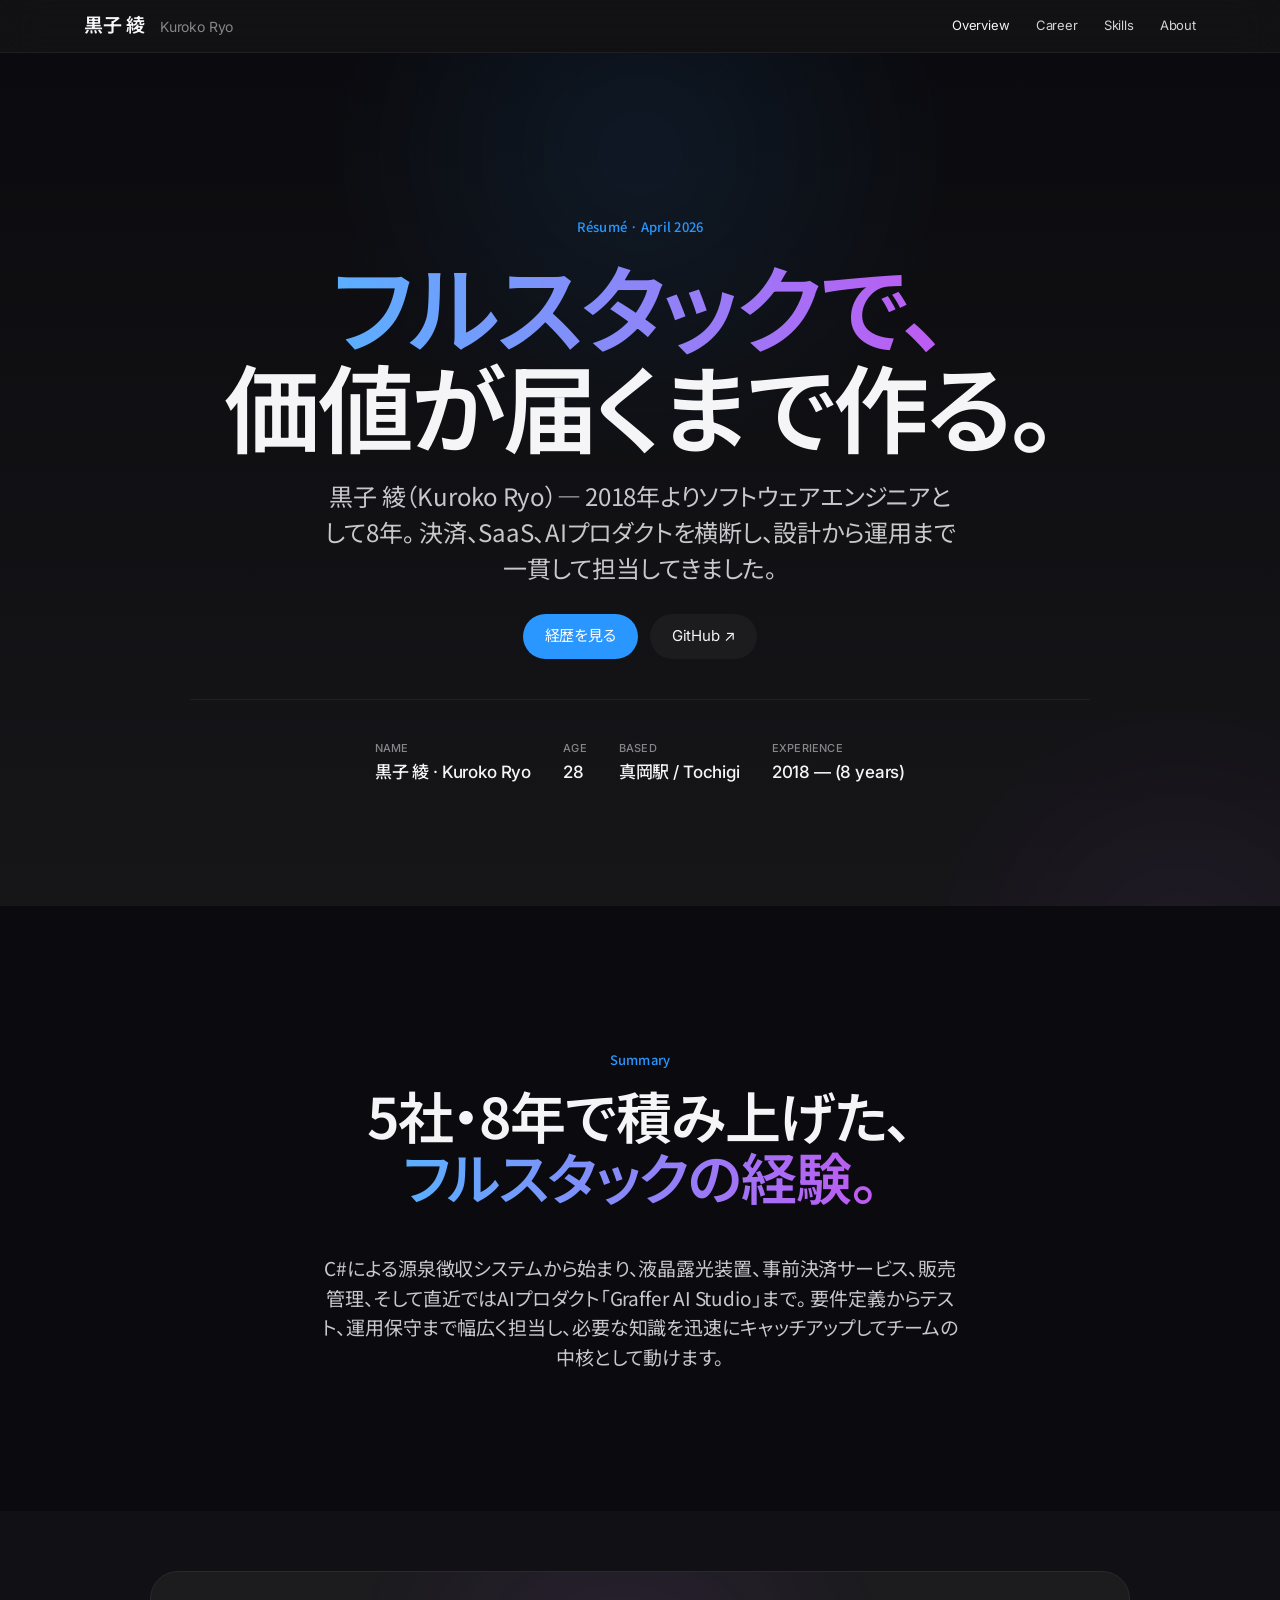
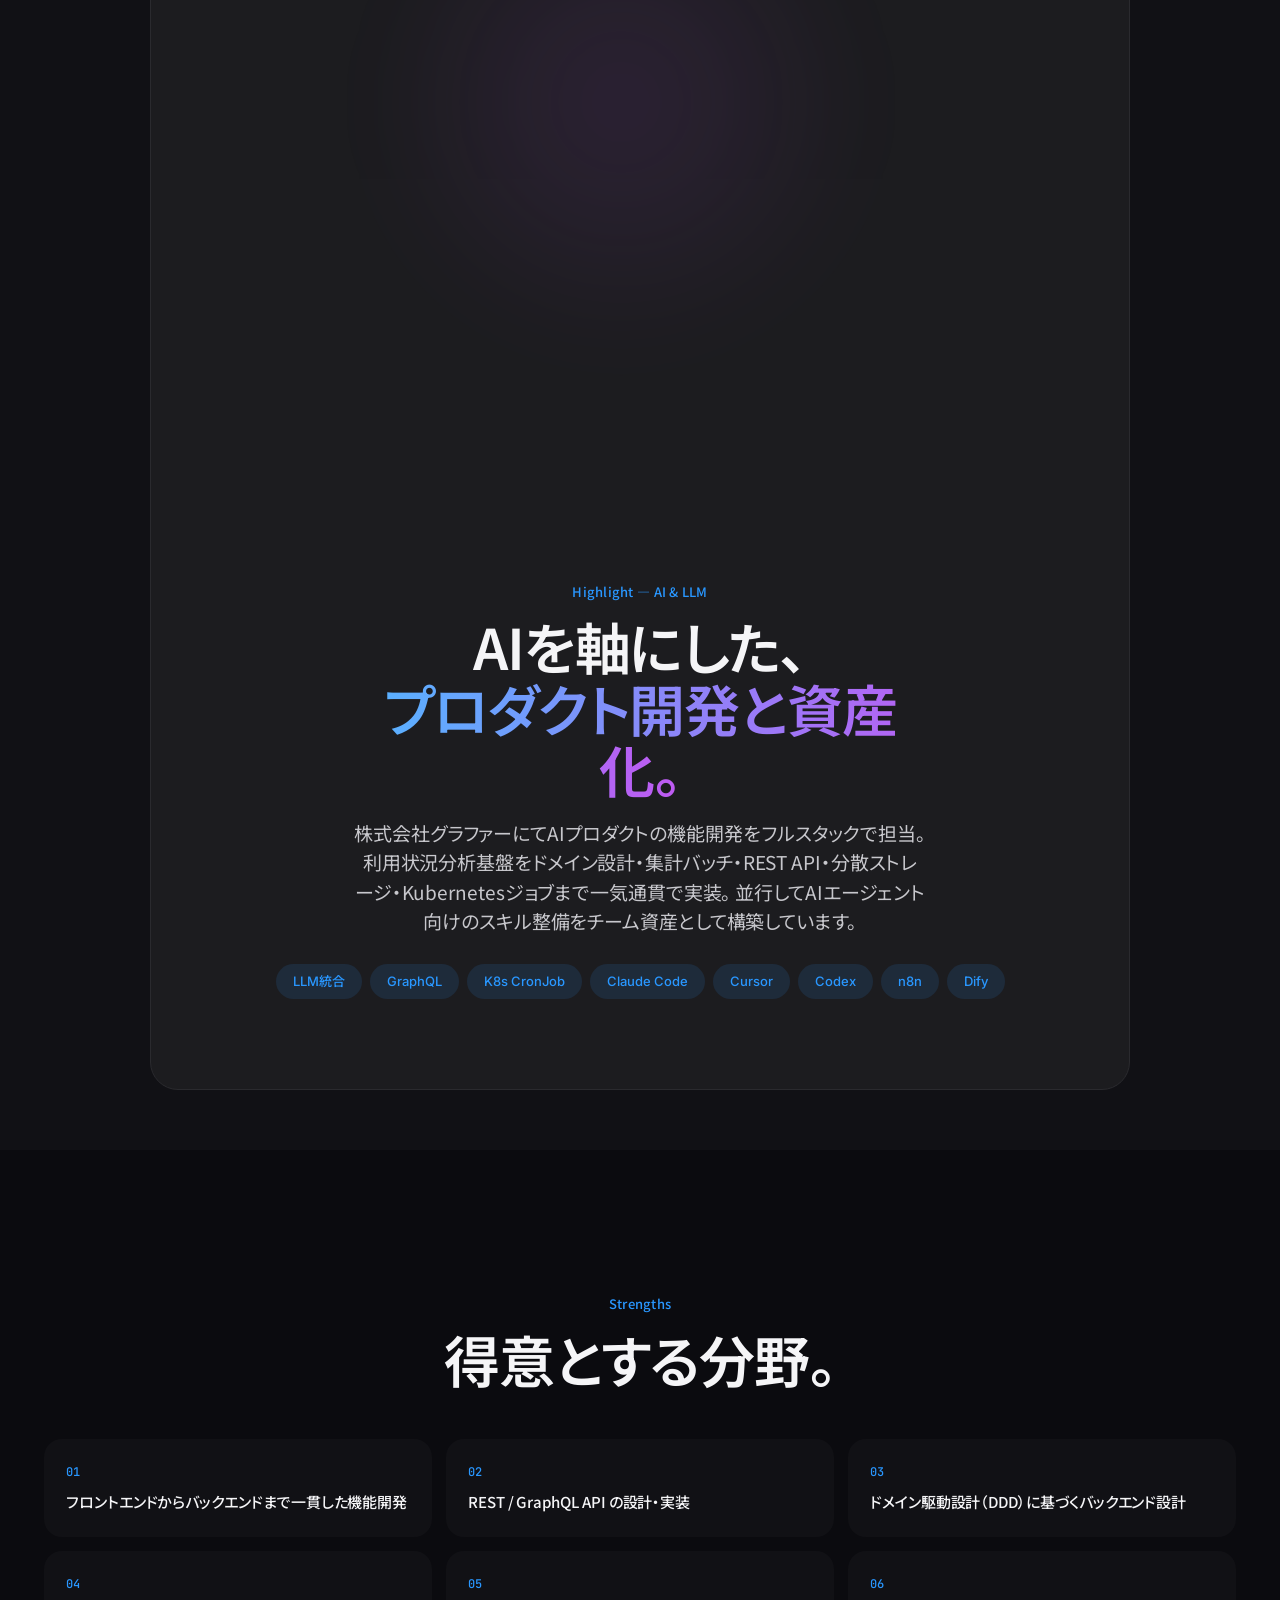
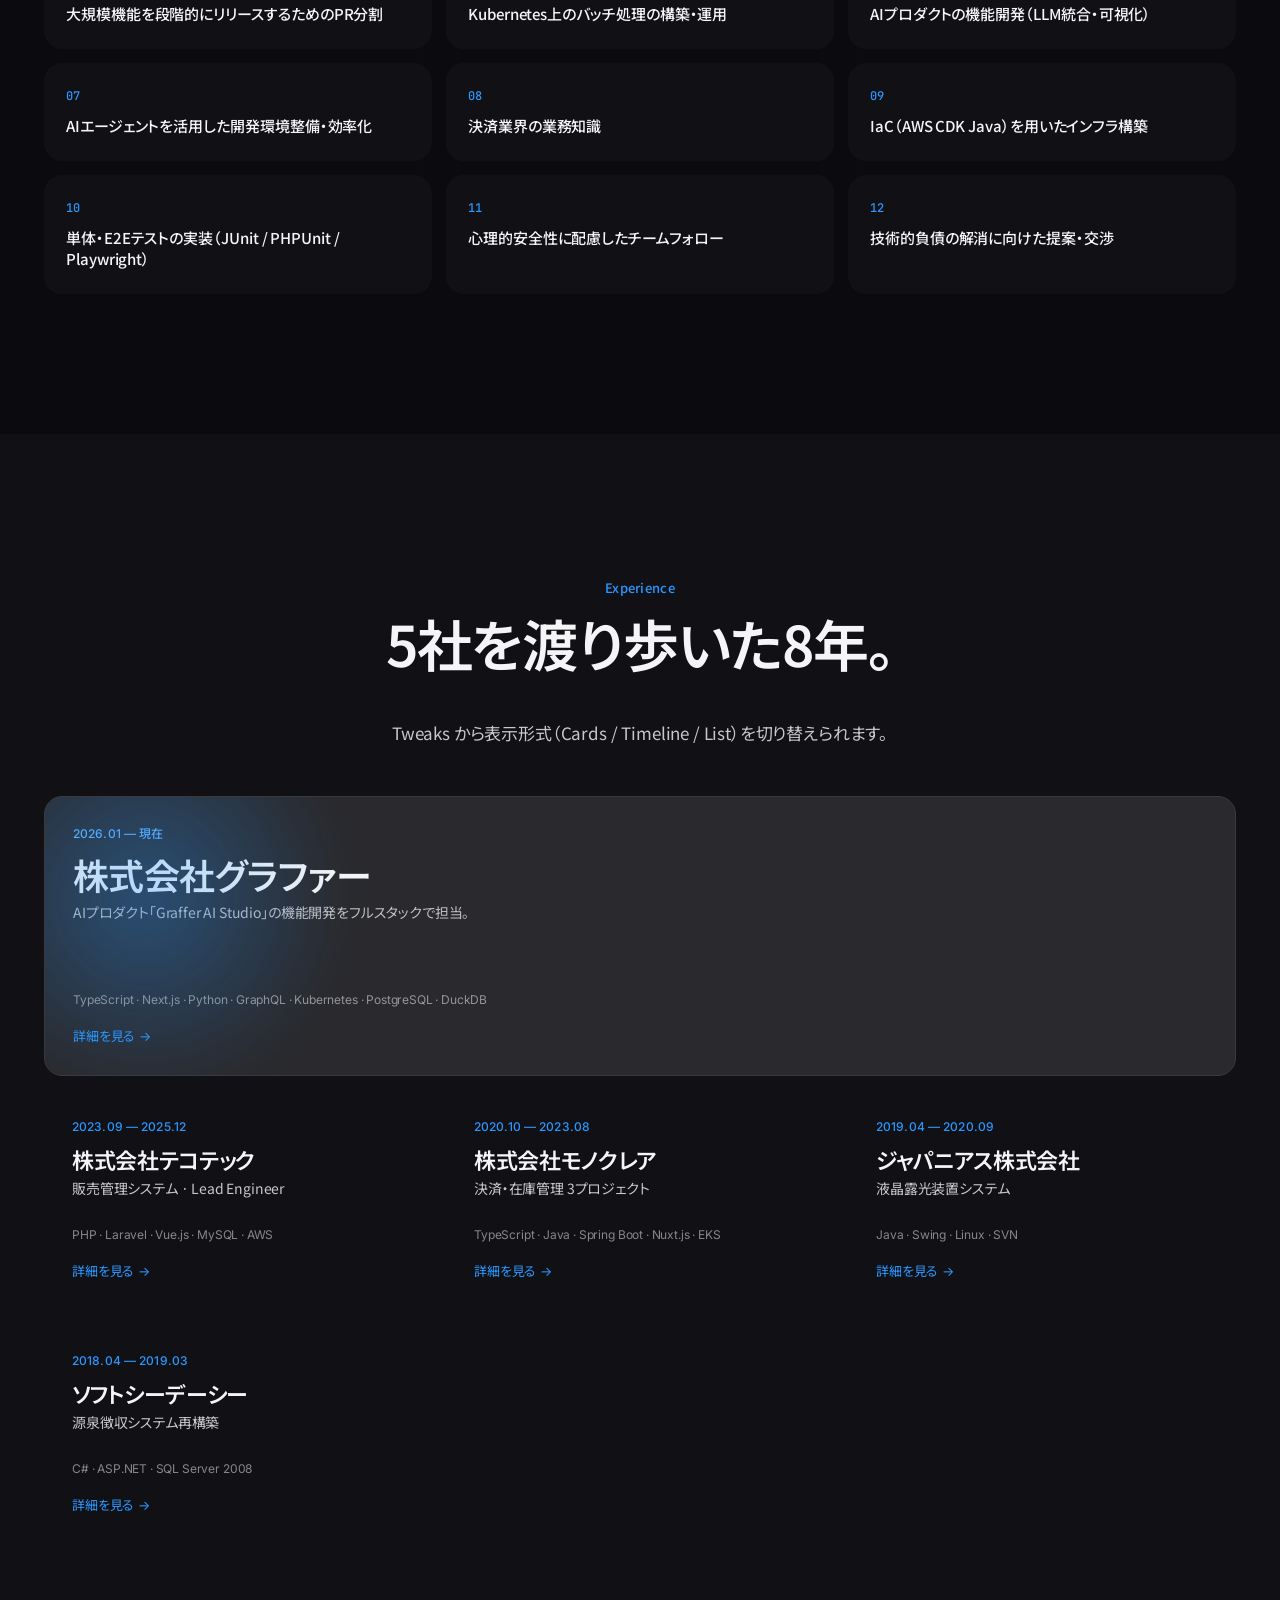
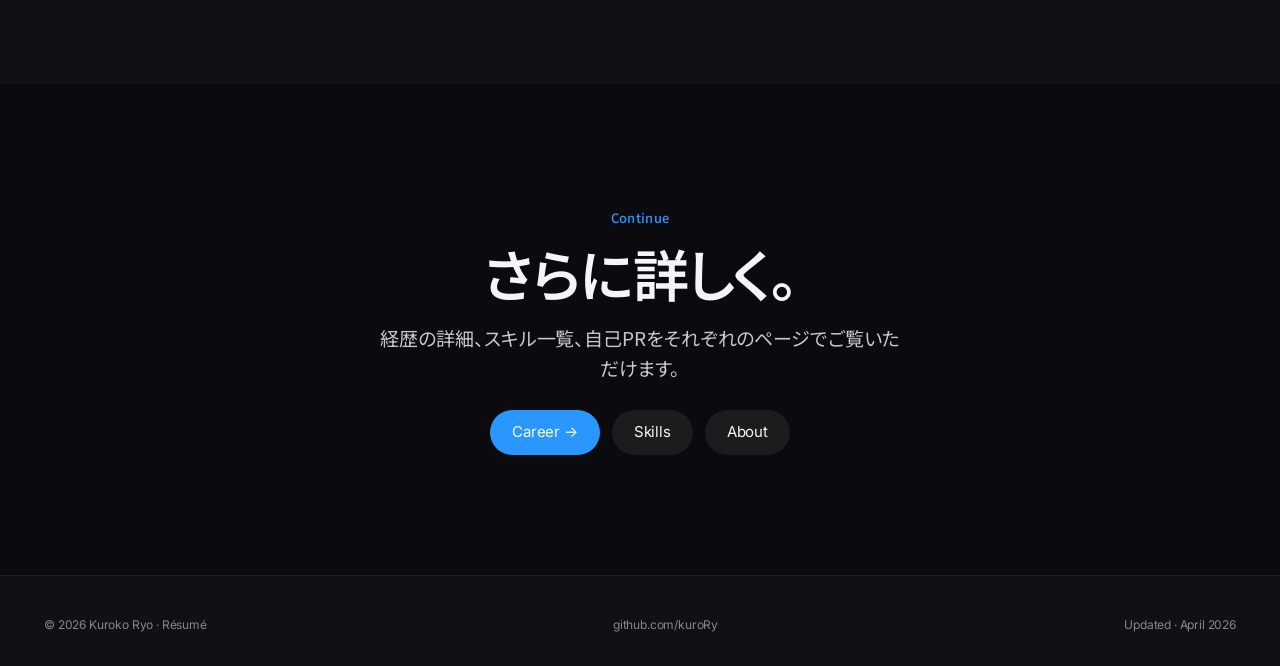
<file: index.html>
<!doctype html>
<html lang="ja" data-palette="graphite" data-display="cards">
<head>
<meta charset="utf-8">
<meta name="viewport" content="width=device-width,initial-scale=1">
<title>黒子 綾 — Résumé</title>
<link rel="stylesheet" href="shared.css?v=3">
<style>
  /* Hero */
  .hero {
    padding: clamp(90px, 14vw, 160px) var(--gutter) clamp(80px, 10vw, 120px);
    text-align: center;
    position: relative;
    overflow: hidden;
    background: linear-gradient(180deg, var(--bg) 0%, var(--bg-3) 100%);
  }
  .hero .halo-1 { top: -200px; left: 50%; transform: translateX(-50%); opacity: 0.45; }
  .hero .halo-2 { bottom: -300px; right: -150px; width: 500px; height: 500px; opacity: 0.3;
    background: radial-gradient(closest-side, color-mix(in srgb, #bf5af2 22%, transparent), transparent); }
  .hero-content { position: relative; z-index: 1; max-width: 900px; margin: 0 auto; }
  .hero .eyebrow { margin-bottom: 18px; display: inline-block; }
  .hero h1 { margin: 0 0 22px; }
  .hero .intro {
    font-size: clamp(19px, 2vw, 24px);
    color: var(--ink-soft);
    max-width: 640px;
    margin: 0 auto;
    line-height: 1.5;
    letter-spacing: -0.01em;
    text-wrap: pretty;
  }
  .hero-meta {
    display: flex; justify-content: center; gap: 32px;
    flex-wrap: wrap;
    margin-top: 40px;
    padding-top: 40px;
    border-top: 1px solid var(--rule-soft);
    font-family: var(--f-ui);
  }
  .hero-meta .item { text-align: left; }
  .hero-meta .k {
    font-size: 11px;
    color: var(--ink-faint);
    font-weight: 500;
    letter-spacing: 0.02em;
    text-transform: uppercase;
    margin-bottom: 4px;
  }
  .hero-meta .v { font-size: 17px; font-weight: 500; color: var(--ink); }

  /* Feature highlight (AI) */
  .feature {
    background: var(--bg-2);
  }
  .feature .card {
    text-align: center;
    padding: clamp(50px, 7vw, 90px);
    background: var(--surface);
    position: relative;
    overflow: hidden;
  }
  .feature .card .halo-f {
    top: -220px; right: -120px; width: 520px; height: 520px;
    background: radial-gradient(closest-side, color-mix(in srgb, #bf5af2 18%, transparent), transparent);
    opacity: 0.6;
  }
  .feature .card > * { position: relative; z-index: 1; }
  .feature .card .eyebrow { display: block; margin-bottom: 14px; }
  .feature .card .headline { margin: 0 0 18px; max-width: 18ch; margin-left: auto; margin-right: auto; }
  .feature .card .body-lg { max-width: 52ch; margin: 0 auto 28px; }
  .chips { display: flex; gap: 8px; flex-wrap: wrap; justify-content: center; }

  /* Strengths grid */
  .strengths-grid {
    display: grid;
    grid-template-columns: repeat(3, 1fr);
    gap: 14px;
    margin-top: 50px;
    text-align: left;
  }
  @media (max-width: 900px) { .strengths-grid { grid-template-columns: repeat(2, 1fr); } }
  @media (max-width: 560px) { .strengths-grid { grid-template-columns: 1fr; } }
  .strength {
    background: var(--bg-2);
    border-radius: var(--radius);
    padding: 24px 22px;
    transition: transform 0.2s, background 0.2s;
  }
  .strength:hover { transform: translateY(-2px); background: var(--bg-3); }
  .strength .n {
    font-family: var(--f-mono);
    font-size: 12px;
    color: var(--accent);
    font-weight: 500;
    margin-bottom: 10px;
  }
  .strength .t { font-size: 15px; line-height: 1.45; color: var(--ink); font-weight: 500; letter-spacing: -0.005em; }

  /* Career preview - Cards */
  .jobs { margin-top: 50px; }

  /* Cards layout */
  [data-display="cards"] .jobs-cards { display: grid; }
  [data-display="cards"] .jobs-timeline,
  [data-display="cards"] .jobs-list { display: none; }

  .jobs-cards {
    display: none;
    grid-template-columns: repeat(3, 1fr);
    gap: 14px;
  }
  @media (max-width: 900px) { .jobs-cards { grid-template-columns: 1fr; } }
  .job-card {
    background: var(--bg-2);
    border-radius: var(--radius);
    padding: 28px;
    text-align: left;
    min-height: 220px;
    display: flex;
    flex-direction: column;
    transition: transform 0.2s, background 0.2s;
    color: var(--ink);
  }
  .job-card:hover { transform: translateY(-2px); background: var(--bg-3); }
  .job-card .period {
    font-size: 12px;
    color: var(--accent);
    font-weight: 500;
    margin-bottom: 10px;
    font-family: var(--f-ui);
    letter-spacing: 0.01em;
  }
  .job-card .name {
    font-size: 22px;
    font-weight: 600;
    line-height: 1.2;
    letter-spacing: -0.015em;
    margin-bottom: 6px;
  }
  .job-card .role {
    font-size: 14px;
    color: var(--ink-soft);
    margin-bottom: auto;
    padding-bottom: 20px;
  }
  .job-card .stack {
    font-family: var(--f-ui);
    font-size: 12px;
    color: var(--ink-faint);
    line-height: 1.5;
  }
  .job-card .arrow {
    margin-top: 18px;
    color: var(--accent);
    font-size: 13px;
    font-family: var(--f-ui);
  }
  .jobs-cards .job-card.big {
    grid-column: span 3;
    min-height: 280px;
    background: #1d1d1f;
    color: #fff;
    position: relative;
    overflow: hidden;
  }
  [data-palette="graphite"] .jobs-cards .job-card.big {
    background: #2a2a2e;
    border: 1px solid #3a3a3e;
  }
  [data-palette="graphite"] .jobs-cards .job-card.big .name,
  [data-palette="graphite"] .jobs-cards .job-card.big {
    color: #f5f5f7;
  }
  @media (max-width: 900px) { .jobs-cards .job-card.big { grid-column: span 1; } }
  .job-card.big .period { color: #5ab0ff; }
  .job-card.big .role { color: rgba(255,255,255,0.7); }
  .job-card.big .stack { color: rgba(255,255,255,0.5); }
  .job-card.big .name { font-size: 36px; max-width: 16ch; }
  .job-card.big::after {
    content: '';
    position: absolute; inset: -100px auto auto -100px;
    width: 400px; height: 400px;
    background: radial-gradient(closest-side, rgba(41,151,255,0.35), transparent);
    filter: blur(20px);
    pointer-events: none;
  }

  /* Timeline */
  [data-display="timeline"] .jobs-timeline { display: block; }
  [data-display="timeline"] .jobs-cards,
  [data-display="timeline"] .jobs-list { display: none; }

  .jobs-timeline { display: none; max-width: 780px; margin: 0 auto; text-align: left; }
  .tl-row {
    display: grid;
    grid-template-columns: 140px 1fr auto;
    gap: 24px;
    align-items: baseline;
    padding: 24px 4px;
    border-bottom: 1px solid var(--rule-soft);
    color: var(--ink);
    transition: padding-left 0.2s;
  }
  .tl-row:hover { padding-left: 12px; }
  .tl-row .period {
    font-size: 13px;
    color: var(--ink-faint);
    font-family: var(--f-ui);
    letter-spacing: 0.01em;
  }
  .tl-row .name { font-size: 22px; font-weight: 600; letter-spacing: -0.015em; }
  .tl-row .name .role {
    display: block; margin-top: 4px;
    font-size: 14px; font-weight: 400; color: var(--ink-soft);
    letter-spacing: -0.005em;
  }
  .tl-row .arr { color: var(--accent); font-size: 13px; font-family: var(--f-ui); }
  @media (max-width: 640px) {
    .tl-row { grid-template-columns: 1fr; gap: 6px; }
  }

  /* List */
  [data-display="list"] .jobs-list { display: block; }
  [data-display="list"] .jobs-cards,
  [data-display="list"] .jobs-timeline { display: none; }

  .jobs-list { display: none; text-align: left; }
  .jobs-list table { width: 100%; border-collapse: collapse; font-family: var(--f-ui); font-size: 14px; }
  .jobs-list th, .jobs-list td { padding: 16px 14px; text-align: left; border-bottom: 1px solid var(--rule-soft); vertical-align: middle; }
  .jobs-list th {
    font-size: 11px; color: var(--ink-faint); font-weight: 500; letter-spacing: 0.02em; text-transform: uppercase;
    border-bottom: 1px solid var(--rule);
  }
  .jobs-list td.name { font-size: 17px; font-weight: 500; letter-spacing: -0.01em; }
  .jobs-list td.per { color: var(--ink-faint); white-space: nowrap; }
  .jobs-list td.stack { color: var(--ink-soft); font-size: 13px; }
  .jobs-list tr:hover td { background: var(--bg-2); }
  .jobs-list a { color: var(--accent); font-size: 13px; }
  @media (max-width: 720px) { .jobs-list td.stack, .jobs-list th.stack { display: none; } }

  /* CTA section */
  .cta-section { padding: clamp(70px, 10vw, 120px) var(--gutter); text-align: center; }
  .cta-section .headline { margin: 0 0 20px; }
  .cta-section .btn-row { justify-content: center; }
</style>
</head>
<body>

<header class="nav">
  <div class="nav-inner">
    <div class="brand">黒子 綾 <span class="en">Kuroko Ryo</span></div>
    <ul>
      <li><a href="index.html">Overview</a></li>
      <li><a href="career.html">Career</a></li>
      <li><a href="skills.html">Skills</a></li>
      <li><a href="about.html">About</a></li>
    </ul>
  </div>
</header>

<main>

  <!-- HERO -->
  <section class="hero">
    <div class="halo halo-1"></div>
    <div class="halo halo-2"></div>
    <div class="hero-content">
      <span class="eyebrow">Résumé · April 2026</span>
      <h1 class="display">
        <span class="gradient-text">フルスタックで、</span><br>
        価値が届くまで作る。
      </h1>
      <p class="intro">
        黒子 綾（Kuroko Ryo）— 2018年よりソフトウェアエンジニアとして8年。
        決済、SaaS、AIプロダクトを横断し、設計から運用まで一貫して担当してきました。
      </p>
      <div class="btn-row">
        <a class="btn" href="career.html">経歴を見る</a>
        <a class="btn secondary" href="https://github.com/kuroRy" target="_blank" rel="noopener">GitHub ↗</a>
      </div>
      <div class="hero-meta">
        <div class="item"><div class="k">Name</div><div class="v">黒子 綾 · Kuroko Ryo</div></div>
        <div class="item"><div class="k">Age</div><div class="v">28</div></div>
        <div class="item"><div class="k">Based</div><div class="v">真岡駅 / Tochigi</div></div>
        <div class="item"><div class="k">Experience</div><div class="v">2018 — (8 years)</div></div>
      </div>
    </div>
  </section>

  <!-- SUMMARY -->
  <section class="section">
    <div class="container">
      <span class="eyebrow">Summary</span>
      <h2 class="headline" style="margin-top:14px;">
        5社・8年で積み上げた、<br>
        <span class="gradient-text">フルスタックの経験。</span>
      </h2>
      <p class="body-lg" style="max-width:640px;margin:26px auto 0;">
        C#による源泉徴収システムから始まり、液晶露光装置、事前決済サービス、販売管理、そして直近ではAIプロダクト「Graffer AI Studio」まで。
        要件定義からテスト、運用保守まで幅広く担当し、必要な知識を迅速にキャッチアップしてチームの中核として動けます。
      </p>
    </div>
  </section>

  <!-- AI HIGHLIGHT FEATURE -->
  <section class="feature section-bg-grey section tight">
    <div class="container">
      <div class="card">
        <div class="halo halo-f"></div>
        <span class="eyebrow">Highlight — AI & LLM</span>
        <h3 class="headline">
          AIを軸にした、<br>
          <span class="gradient-text">プロダクト開発と資産化。</span>
        </h3>
        <p class="body-lg">
          株式会社グラファーにてAIプロダクトの機能開発をフルスタックで担当。
          利用状況分析基盤をドメイン設計・集計バッチ・REST API・分散ストレージ・Kubernetesジョブまで一気通貫で実装。
          並行してAIエージェント向けのスキル整備をチーム資産として構築しています。
        </p>
        <div class="chips">
          <span class="pill accent">LLM統合</span>
          <span class="pill accent">GraphQL</span>
          <span class="pill accent">K8s CronJob</span>
          <span class="pill accent">Claude Code</span>
          <span class="pill accent">Cursor</span>
          <span class="pill accent">Codex</span>
          <span class="pill accent">n8n</span>
          <span class="pill accent">Dify</span>
        </div>
      </div>
    </div>
  </section>

  <!-- STRENGTHS -->
  <section class="section">
    <div class="container-wide">
      <span class="eyebrow">Strengths</span>
      <h2 class="headline" style="margin-top:14px;">得意とする分野。</h2>
      <div class="strengths-grid">
        <div class="strength"><div class="n">01</div><div class="t">フロントエンドからバックエンドまで一貫した機能開発</div></div>
        <div class="strength"><div class="n">02</div><div class="t">REST / GraphQL API の設計・実装</div></div>
        <div class="strength"><div class="n">03</div><div class="t">ドメイン駆動設計（DDD）に基づくバックエンド設計</div></div>
        <div class="strength"><div class="n">04</div><div class="t">大規模機能を段階的にリリースするためのPR分割</div></div>
        <div class="strength"><div class="n">05</div><div class="t">Kubernetes上のバッチ処理の構築・運用</div></div>
        <div class="strength"><div class="n">06</div><div class="t">AIプロダクトの機能開発（LLM統合・可視化）</div></div>
        <div class="strength"><div class="n">07</div><div class="t">AIエージェントを活用した開発環境整備・効率化</div></div>
        <div class="strength"><div class="n">08</div><div class="t">決済業界の業務知識</div></div>
        <div class="strength"><div class="n">09</div><div class="t">IaC（AWS CDK Java）を用いたインフラ構築</div></div>
        <div class="strength"><div class="n">10</div><div class="t">単体・E2Eテストの実装（JUnit / PHPUnit / Playwright）</div></div>
        <div class="strength"><div class="n">11</div><div class="t">心理的安全性に配慮したチームフォロー</div></div>
        <div class="strength"><div class="n">12</div><div class="t">技術的負債の解消に向けた提案・交渉</div></div>
      </div>
    </div>
  </section>

  <!-- EXPERIENCE -->
  <section class="section section-bg-grey">
    <div class="container-wide">
      <span class="eyebrow">Experience</span>
      <h2 class="headline" style="margin-top:14px;">5社を渡り歩いた8年。</h2>
      <p class="body" style="max-width:520px;margin:18px auto 0;">Tweaks から表示形式（Cards / Timeline / List）を切り替えられます。</p>

      <div class="jobs">
        <!-- CARDS -->
        <div class="jobs-cards">
          <a class="job-card big" href="career.html#graffer">
            <div class="period">2026.01 — 現在</div>
            <div class="name">株式会社グラファー</div>
            <div class="role">AIプロダクト「Graffer AI Studio」の機能開発をフルスタックで担当。</div>
            <div class="stack">TypeScript · Next.js · Python · GraphQL · Kubernetes · PostgreSQL · DuckDB</div>
            <div class="arrow">詳細を見る →</div>
          </a>
          <a class="job-card" href="career.html#tecotec">
            <div class="period">2023.09 — 2025.12</div>
            <div class="name">株式会社テコテック</div>
            <div class="role">販売管理システム · Lead Engineer</div>
            <div class="stack">PHP · Laravel · Vue.js · MySQL · AWS</div>
            <div class="arrow">詳細を見る →</div>
          </a>
          <a class="job-card" href="career.html#monoclair">
            <div class="period">2020.10 — 2023.08</div>
            <div class="name">株式会社モノクレア</div>
            <div class="role">決済・在庫管理 3プロジェクト</div>
            <div class="stack">TypeScript · Java · Spring Boot · Nuxt.js · EKS</div>
            <div class="arrow">詳細を見る →</div>
          </a>
          <a class="job-card" href="career.html#japanius">
            <div class="period">2019.04 — 2020.09</div>
            <div class="name">ジャパニアス株式会社</div>
            <div class="role">液晶露光装置システム</div>
            <div class="stack">Java · Swing · Linux · SVN</div>
            <div class="arrow">詳細を見る →</div>
          </a>
          <a class="job-card" href="career.html#softcdc">
            <div class="period">2018.04 — 2019.03</div>
            <div class="name">ソフトシーデーシー</div>
            <div class="role">源泉徴収システム再構築</div>
            <div class="stack">C# · ASP.NET · SQL Server 2008</div>
            <div class="arrow">詳細を見る →</div>
          </a>
        </div>

        <!-- TIMELINE -->
        <div class="jobs-timeline">
          <a class="tl-row" href="career.html#graffer">
            <div class="period">2026.01 — 現在</div>
            <div class="name">株式会社グラファー<span class="role">AIプロダクト機能開発 / メンバー</span></div>
            <div class="arr">View →</div>
          </a>
          <a class="tl-row" href="career.html#tecotec">
            <div class="period">2023.09 — 2025.12</div>
            <div class="name">株式会社テコテック<span class="role">販売管理システム / リードエンジニア</span></div>
            <div class="arr">View →</div>
          </a>
          <a class="tl-row" href="career.html#monoclair">
            <div class="period">2020.10 — 2023.08</div>
            <div class="name">株式会社モノクレア<span class="role">決済・在庫管理 等 3件 / メンバー</span></div>
            <div class="arr">View →</div>
          </a>
          <a class="tl-row" href="career.html#japanius">
            <div class="period">2019.04 — 2020.09</div>
            <div class="name">ジャパニアス株式会社<span class="role">液晶露光装置システム / メンバー</span></div>
            <div class="arr">View →</div>
          </a>
          <a class="tl-row" href="career.html#softcdc">
            <div class="period">2018.04 — 2019.03</div>
            <div class="name">株式会社ソフトシーデーシー<span class="role">源泉徴収システム再構築 / メンバー</span></div>
            <div class="arr">View →</div>
          </a>
        </div>

        <!-- LIST -->
        <div class="jobs-list">
          <table>
            <thead>
              <tr><th>Period</th><th>Company</th><th>Role</th><th class="stack">Stack</th><th></th></tr>
            </thead>
            <tbody>
              <tr><td class="per">2026.01 — 現在</td><td class="name">株式会社グラファー</td><td>メンバー</td><td class="stack">TS · Next · Python · GraphQL · K8s</td><td><a href="career.html#graffer">View →</a></td></tr>
              <tr><td class="per">2023.09 — 2025.12</td><td class="name">株式会社テコテック</td><td>リードエンジニア</td><td class="stack">PHP · Laravel · Vue · MySQL</td><td><a href="career.html#tecotec">View →</a></td></tr>
              <tr><td class="per">2020.10 — 2023.08</td><td class="name">株式会社モノクレア</td><td>メンバー</td><td class="stack">TS · Java · Spring · Nuxt · EKS</td><td><a href="career.html#monoclair">View →</a></td></tr>
              <tr><td class="per">2019.04 — 2020.09</td><td class="name">ジャパニアス株式会社</td><td>メンバー</td><td class="stack">Java · Swing · Linux</td><td><a href="career.html#japanius">View →</a></td></tr>
              <tr><td class="per">2018.04 — 2019.03</td><td class="name">ソフトシーデーシー</td><td>メンバー</td><td class="stack">C# · ASP.NET · SQL Server</td><td><a href="career.html#softcdc">View →</a></td></tr>
            </tbody>
          </table>
        </div>
      </div>
    </div>
  </section>

  <!-- CTA -->
  <section class="cta-section">
    <div class="container">
      <span class="eyebrow">Continue</span>
      <h2 class="headline" style="margin-top:14px;">さらに詳しく。</h2>
      <p class="body-lg" style="max-width:520px;margin:18px auto 0;">
        経歴の詳細、スキル一覧、自己PRをそれぞれのページでご覧いただけます。
      </p>
      <div class="btn-row">
        <a class="btn" href="career.html">Career →</a>
        <a class="btn secondary" href="skills.html">Skills</a>
        <a class="btn secondary" href="about.html">About</a>
      </div>
    </div>
  </section>

</main>

<footer class="foot">
  <div class="foot-inner">
    <div>© 2026 Kuroko Ryo · Résumé</div>
    <div><a href="https://github.com/kuroRy" target="_blank" rel="noopener">github.com/kuroRy</a></div>
    <div>Updated · April 2026</div>
  </div>
</footer>

<script src="shared.js?v=3"></script>
</body>
</html>
</file>
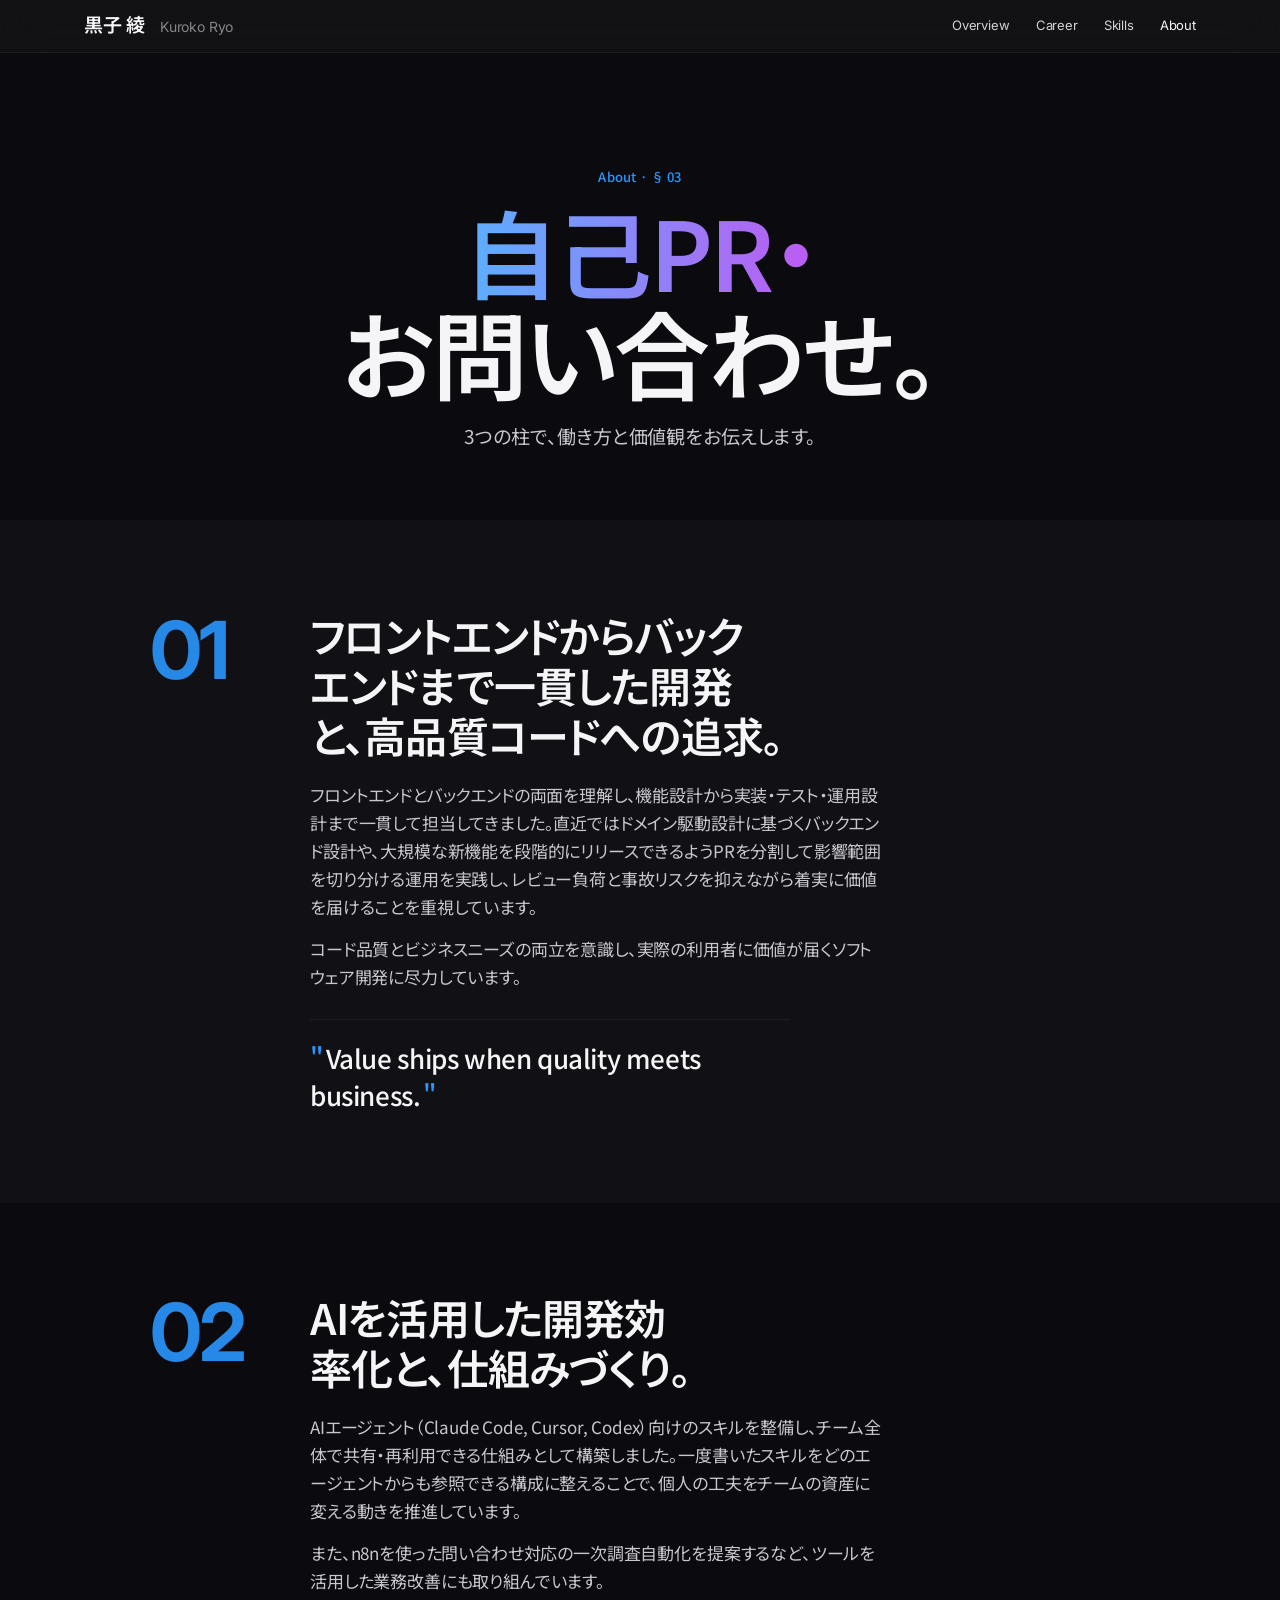
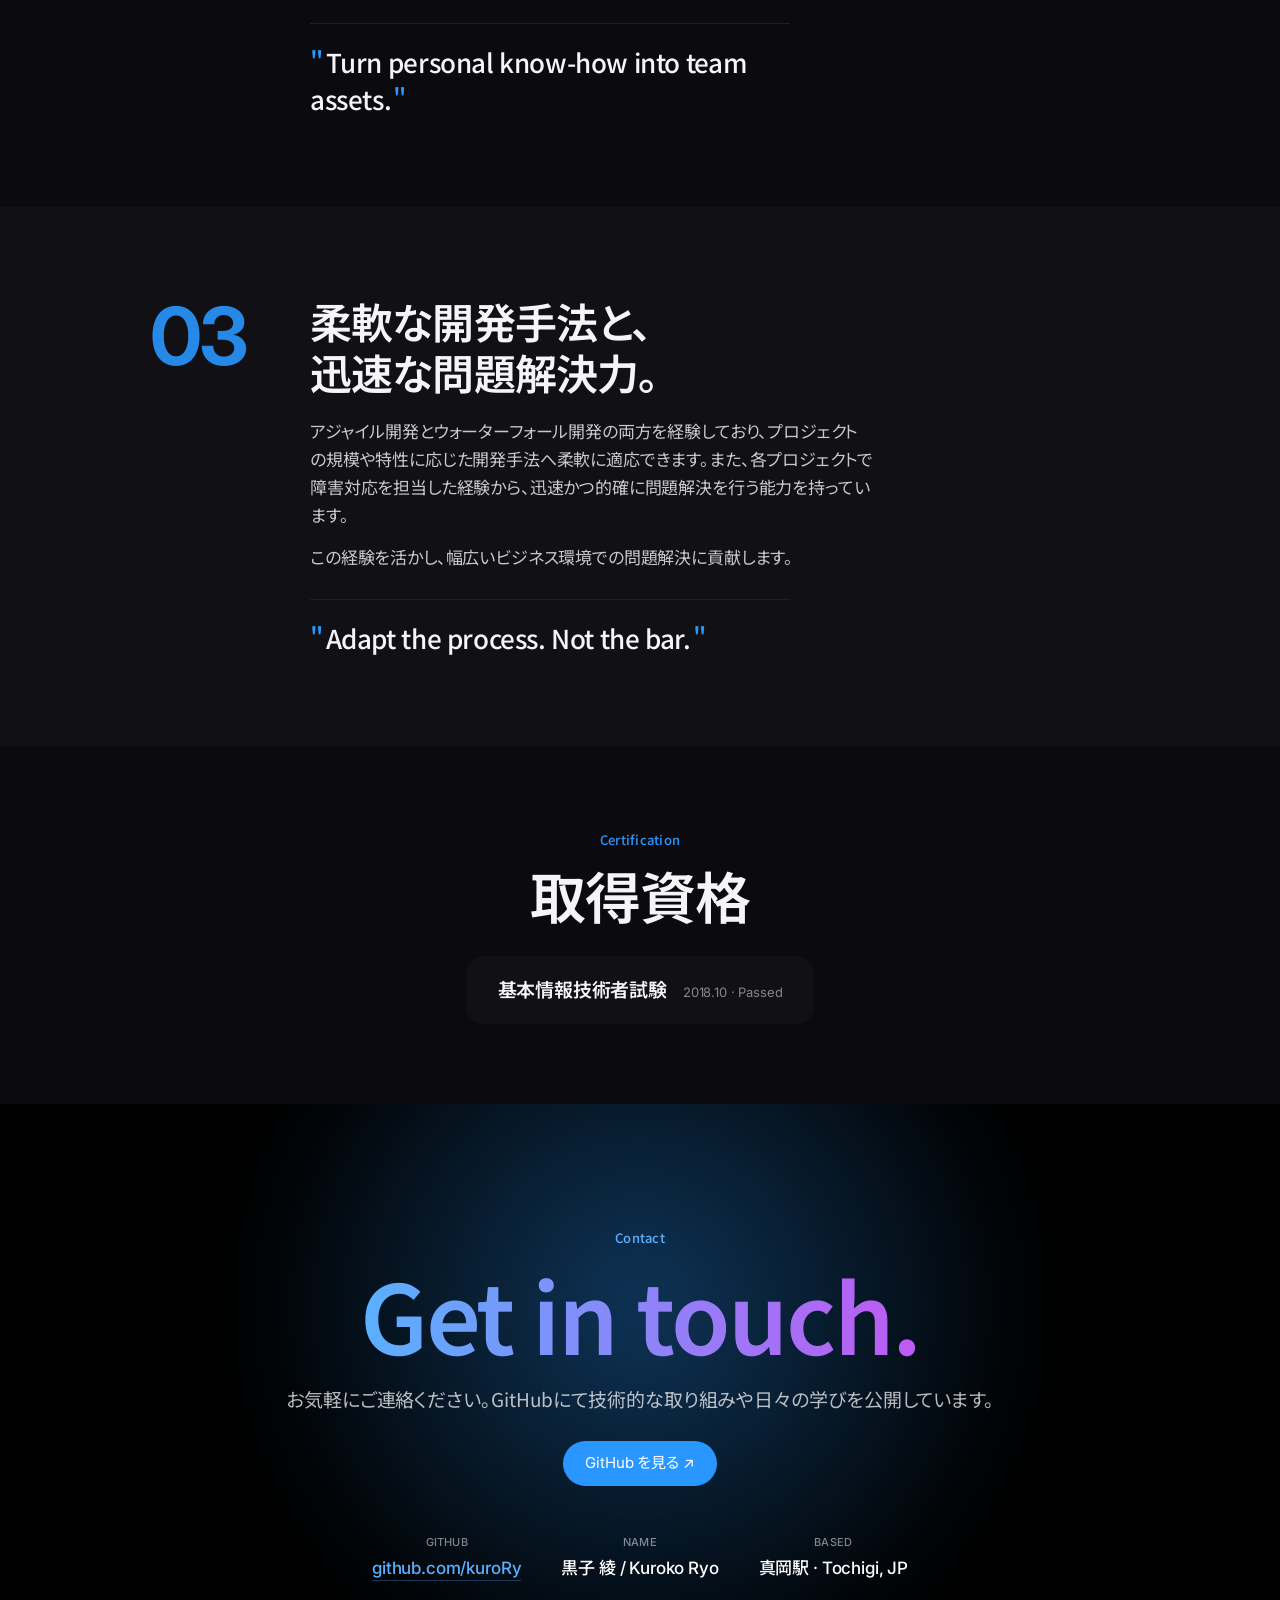
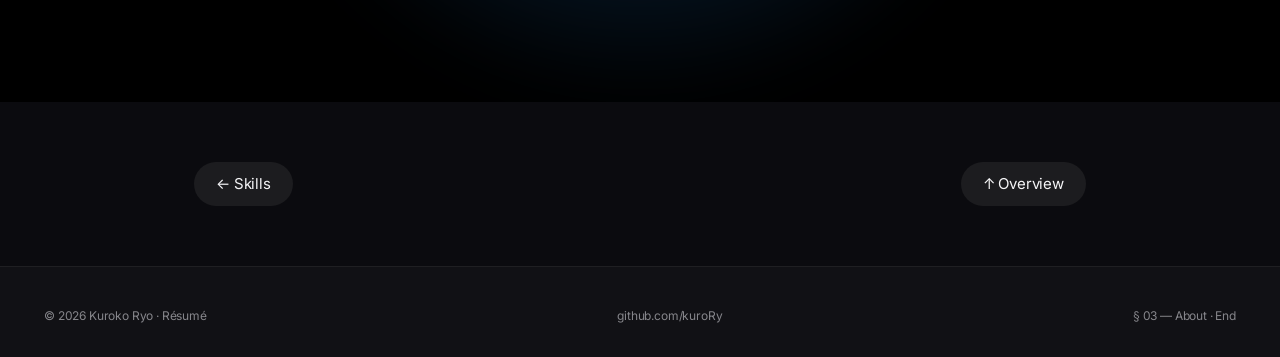
<file: about.html>
<!doctype html>
<html lang="ja" data-palette="graphite">
<head>
<meta charset="utf-8">
<meta name="viewport" content="width=device-width,initial-scale=1">
<title>About — 黒子 綾 Kuroko Ryo</title>
<link rel="stylesheet" href="shared.css?v=3">
<style>
  .page-hero { padding: clamp(70px, 10vw, 110px) var(--gutter) clamp(40px, 6vw, 70px); text-align: center; }
  .page-hero h1 { margin: 14px 0 16px; }

  .pr {
    padding: clamp(50px, 7vw, 90px) var(--gutter);
  }
  .pr.grey { background: var(--bg-2); }
  .pr-inner {
    max-width: var(--maxw);
    margin: 0 auto;
    display: grid;
    grid-template-columns: 120px 1fr;
    gap: 40px;
    align-items: start;
  }
  @media (max-width: 720px) { .pr-inner { grid-template-columns: 1fr; gap: 16px; } }

  .pr-num {
    font-family: var(--f-ui);
    font-size: 80px;
    font-weight: 700;
    line-height: 1;
    letter-spacing: -0.04em;
    color: var(--accent);
    opacity: 0.9;
  }
  [data-type="serif"] .pr-num { font-style: italic; }
  .pr-inner h2 {
    margin: 0 0 20px;
    font-size: clamp(28px, 3.4vw, 42px);
    font-weight: 600;
    letter-spacing: -0.02em;
    line-height: 1.2;
    max-width: 22ch;
    text-wrap: balance;
  }
  .pr-inner p {
    font-size: 17px;
    line-height: 1.65;
    color: var(--ink-soft);
    max-width: 64ch;
    margin: 0 0 14px;
    text-wrap: pretty;
  }
  .pull-quote {
    margin: 28px 0 0;
    padding: 20px 0 0;
    border-top: 1px solid var(--rule-soft);
    font-size: clamp(20px, 2.2vw, 26px);
    font-weight: 500;
    line-height: 1.4;
    color: var(--ink);
    letter-spacing: -0.015em;
    max-width: 32ch;
  }
  .pull-quote::before { content: '"'; color: var(--accent); margin-right: 2px; }
  .pull-quote::after { content: '"'; color: var(--accent); margin-left: 2px; }

  .cert {
    padding: clamp(50px, 7vw, 80px) var(--gutter);
  }
  .cert-inner {
    max-width: var(--maxw);
    margin: 0 auto;
    text-align: center;
  }
  .cert-row {
    margin-top: 30px;
    display: inline-flex;
    align-items: baseline;
    gap: 16px;
    padding: 22px 32px;
    background: var(--bg-2);
    border-radius: var(--radius);
  }
  .cert-row .title { font-size: 19px; font-weight: 600; letter-spacing: -0.01em; }
  .cert-row .date { font-family: var(--f-ui); font-size: 13px; color: var(--ink-faint); }

  /* Contact — always dark block for visual contrast, regardless of palette */
  .contact {
    padding: clamp(70px, 10vw, 120px) var(--gutter);
    background: #0a0a0a;
    color: #fff;
    text-align: center;
    position: relative;
    overflow: hidden;
  }
  [data-palette="graphite"] .contact { background: #000; }
  .contact::before {
    content: ''; position: absolute;
    top: -200px; left: 50%; transform: translateX(-50%);
    width: 800px; height: 800px;
    background: radial-gradient(closest-side, rgba(41,151,255,0.35), transparent);
    filter: blur(30px); pointer-events: none;
  }
  .contact .inner { position: relative; z-index: 1; max-width: 720px; margin: 0 auto; }
  .contact h2 { color: #fff; margin: 16px 0 16px; }
  .contact p { color: rgba(255,255,255,0.72); }
  .contact .meta {
    display: flex; justify-content: center; gap: 40px;
    flex-wrap: wrap;
    margin-top: 48px;
    font-family: var(--f-ui);
  }
  .contact .meta .k {
    font-size: 11px;
    color: rgba(255,255,255,0.5);
    font-weight: 500;
    letter-spacing: 0.02em;
    text-transform: uppercase;
    margin-bottom: 6px;
  }
  .contact .meta .v { font-size: 17px; font-weight: 500; }
  .contact .meta .v a { color: #5ab0ff; border-bottom: 1px solid rgba(90,176,255,0.3); padding-bottom: 2px; }
  .contact .meta .v a:hover { color: #fff; }

  .nav-btm {
    display: flex; justify-content: space-between; gap: 12px;
    max-width: var(--maxw); margin: 60px auto; padding: 0 var(--gutter);
    flex-wrap: wrap;
  }
</style>
</head>
<body>

<header class="nav">
  <div class="nav-inner">
    <div class="brand">黒子 綾 <span class="en">Kuroko Ryo</span></div>
    <ul>
      <li><a href="index.html">Overview</a></li>
      <li><a href="career.html">Career</a></li>
      <li><a href="skills.html">Skills</a></li>
      <li><a href="about.html">About</a></li>
    </ul>
  </div>
</header>

<main>

<section class="page-hero">
  <span class="eyebrow">About · § 03</span>
  <h1 class="display"><span class="gradient-text">自己PR・</span><br>お問い合わせ。</h1>
  <p class="body-lg" style="max-width:520px;margin:18px auto 0;">3つの柱で、働き方と価値観をお伝えします。</p>
</section>

<section class="pr grey">
  <div class="pr-inner">
    <div class="pr-num">01</div>
    <div>
      <h2>フロントエンドからバックエンドまで一貫した開発と、高品質コードへの追求。</h2>
      <p>フロントエンドとバックエンドの両面を理解し、機能設計から実装・テスト・運用設計まで一貫して担当してきました。直近ではドメイン駆動設計に基づくバックエンド設計や、大規模な新機能を段階的にリリースできるようPRを分割して影響範囲を切り分ける運用を実践し、レビュー負荷と事故リスクを抑えながら着実に価値を届けることを重視しています。</p>
      <p>コード品質とビジネスニーズの両立を意識し、実際の利用者に価値が届くソフトウェア開発に尽力しています。</p>
      <div class="pull-quote">Value ships when quality meets business.</div>
    </div>
  </div>
</section>

<section class="pr">
  <div class="pr-inner">
    <div class="pr-num">02</div>
    <div>
      <h2>AIを活用した開発効率化と、仕組みづくり。</h2>
      <p>AIエージェント（Claude Code, Cursor, Codex）向けのスキルを整備し、チーム全体で共有・再利用できる仕組みとして構築しました。一度書いたスキルをどのエージェントからも参照できる構成に整えることで、個人の工夫をチームの資産に変える動きを推進しています。</p>
      <p>また、n8nを使った問い合わせ対応の一次調査自動化を提案するなど、ツールを活用した業務改善にも取り組んでいます。</p>
      <div class="pull-quote">Turn personal know-how into team assets.</div>
    </div>
  </div>
</section>

<section class="pr grey">
  <div class="pr-inner">
    <div class="pr-num">03</div>
    <div>
      <h2>柔軟な開発手法と、迅速な問題解決力。</h2>
      <p>アジャイル開発とウォーターフォール開発の両方を経験しており、プロジェクトの規模や特性に応じた開発手法へ柔軟に適応できます。また、各プロジェクトで障害対応を担当した経験から、迅速かつ的確に問題解決を行う能力を持っています。</p>
      <p>この経験を活かし、幅広いビジネス環境での問題解決に貢献します。</p>
      <div class="pull-quote">Adapt the process. Not the bar.</div>
    </div>
  </div>
</section>

<section class="cert">
  <div class="cert-inner">
    <span class="eyebrow">Certification</span>
    <h2 class="headline" style="margin:14px 0 0;">取得資格</h2>
    <div class="cert-row">
      <div class="title">基本情報技術者試験</div>
      <div class="date">2018.10 · Passed</div>
    </div>
  </div>
</section>

<section class="contact">
  <div class="inner">
    <span class="eyebrow" style="color:#5ab0ff;">Contact</span>
    <h2 class="display"><span class="gradient-text">Get in touch.</span></h2>
    <p class="body-lg">お気軽にご連絡ください。GitHubにて技術的な取り組みや日々の学びを公開しています。</p>
    <div class="btn-row" style="justify-content:center;">
      <a class="btn" href="https://github.com/kuroRy" target="_blank" rel="noopener">GitHub を見る ↗</a>
    </div>
    <div class="meta">
      <div><div class="k">GitHub</div><div class="v"><a href="https://github.com/kuroRy" target="_blank" rel="noopener">github.com/kuroRy</a></div></div>
      <div><div class="k">Name</div><div class="v">黒子 綾 / Kuroko Ryo</div></div>
      <div><div class="k">Based</div><div class="v">真岡駅 · Tochigi, JP</div></div>
    </div>
  </div>
</section>

<nav class="nav-btm">
  <a class="btn secondary" href="skills.html">← Skills</a>
  <a class="btn secondary" href="index.html">↑ Overview</a>
</nav>

</main>

<footer class="foot">
  <div class="foot-inner">
    <div>© 2026 Kuroko Ryo · Résumé</div>
    <div><a href="https://github.com/kuroRy" target="_blank" rel="noopener">github.com/kuroRy</a></div>
    <div>§ 03 — About · End</div>
  </div>
</footer>

<script src="shared.js?v=3"></script>
</body>
</html>
</file>
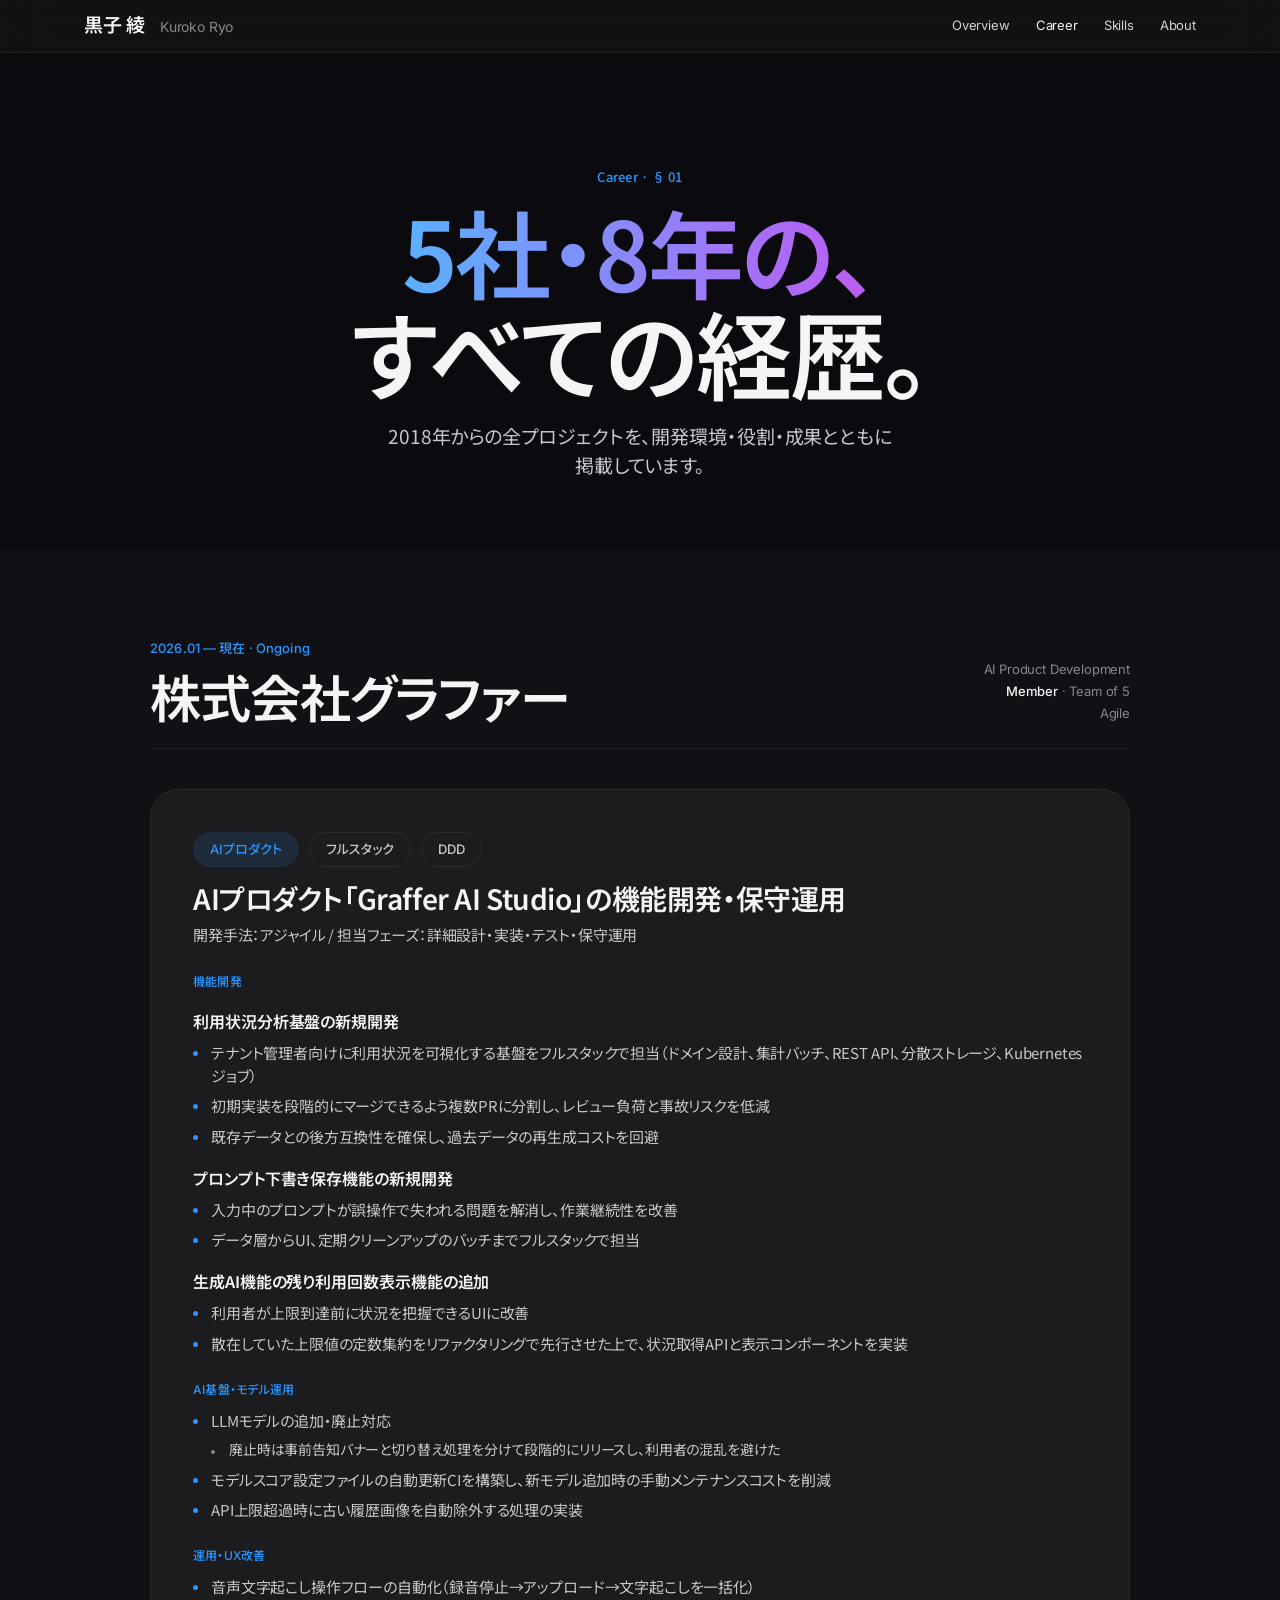
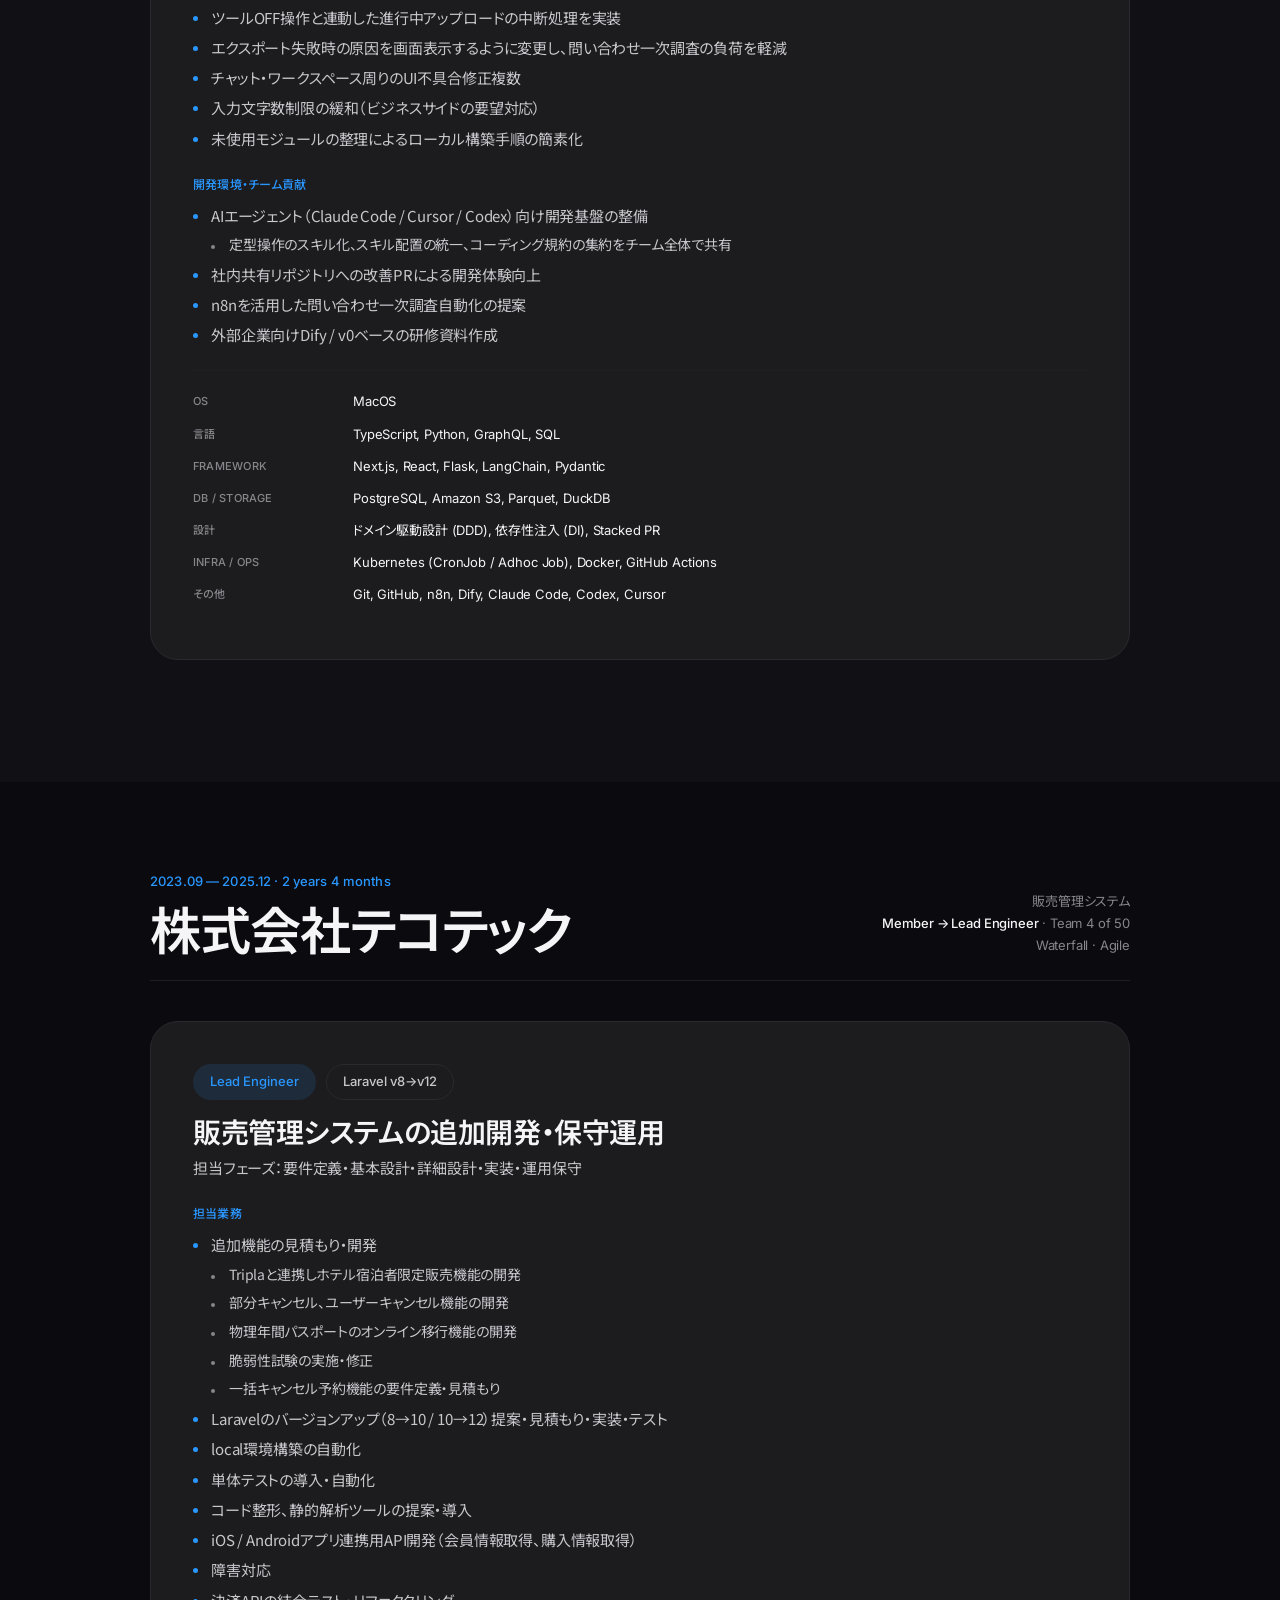
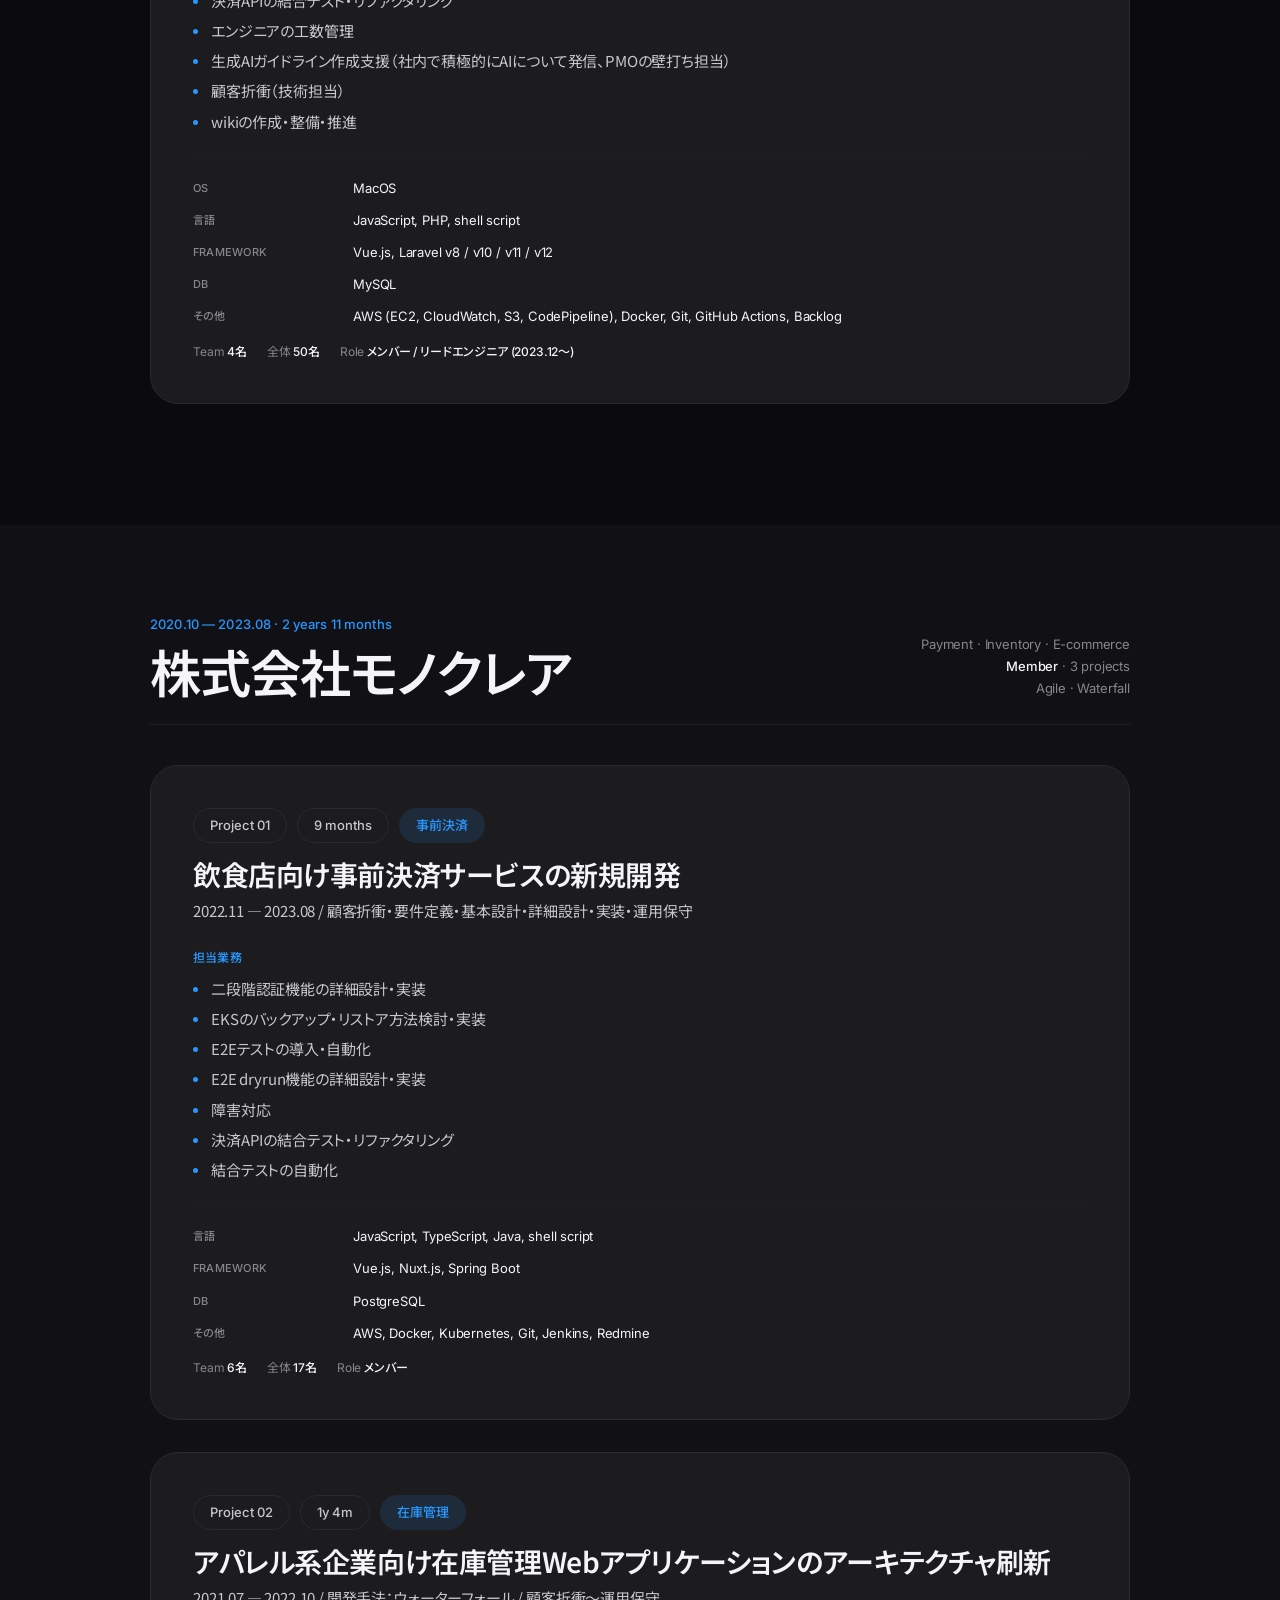
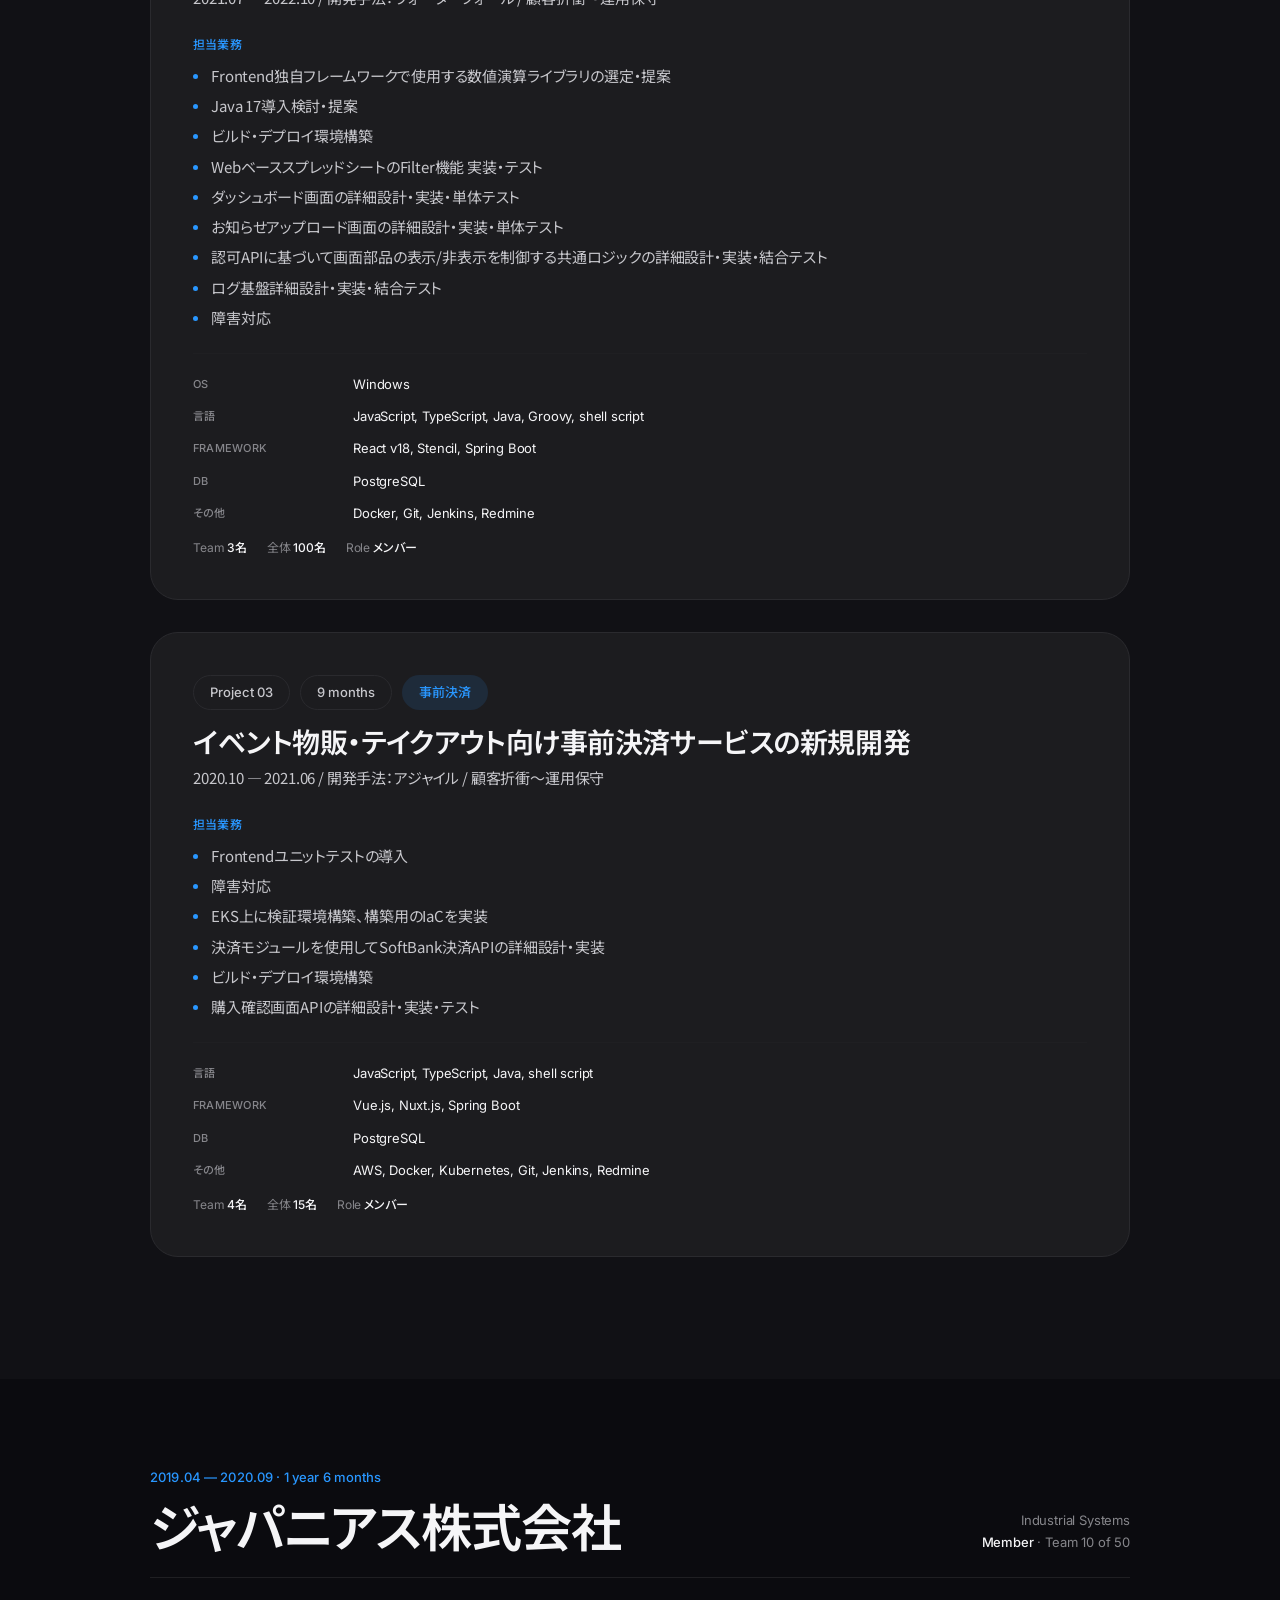
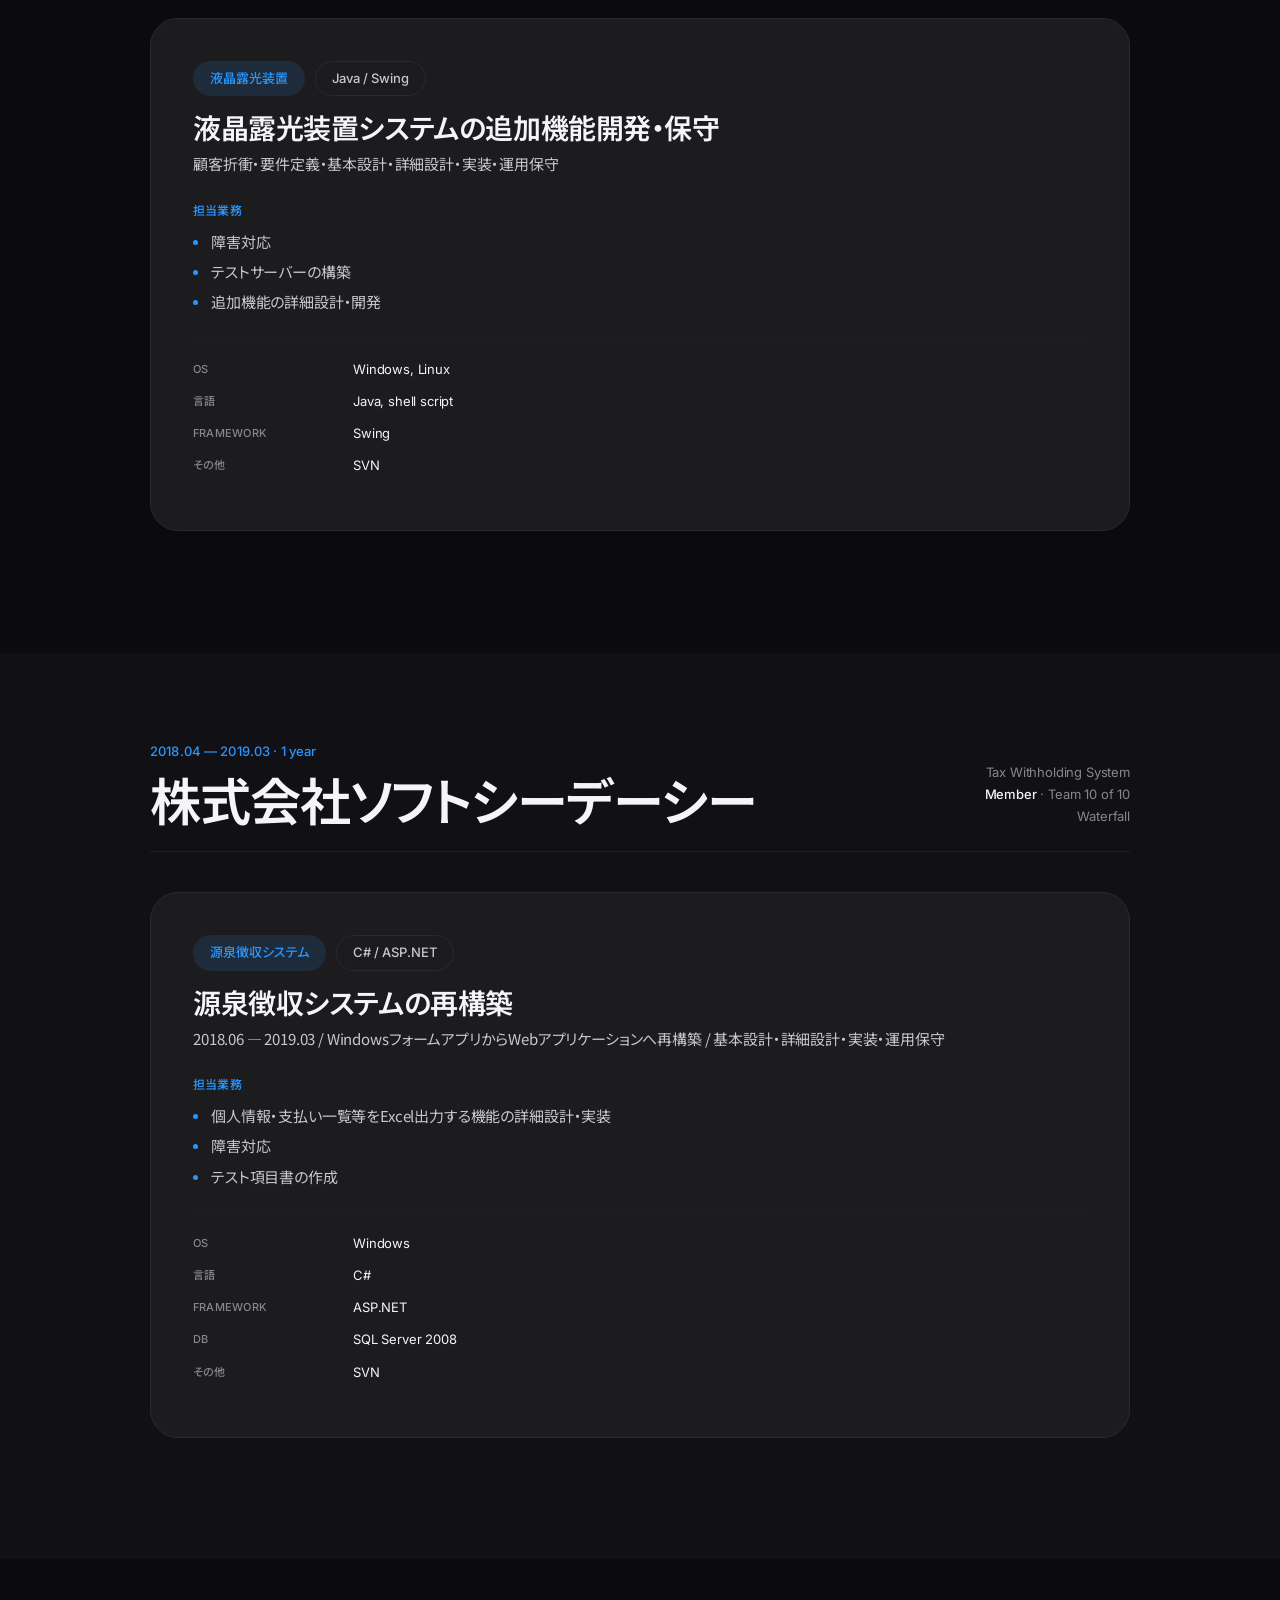
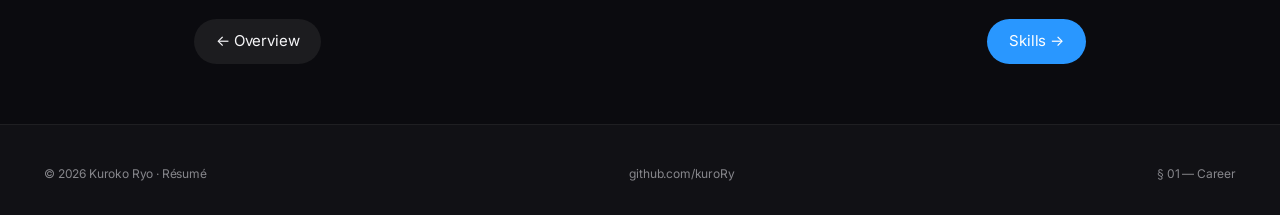
<file: career.html>
<!doctype html>
<html lang="ja" data-palette="graphite">
<head>
<meta charset="utf-8">
<meta name="viewport" content="width=device-width,initial-scale=1">
<title>Career — 黒子 綾 Kuroko Ryo</title>
<link rel="stylesheet" href="shared.css?v=3">
<style>
  .page-hero {
    padding: clamp(70px, 10vw, 110px) var(--gutter) clamp(40px, 6vw, 70px);
    text-align: center;
  }
  .page-hero h1 { margin: 14px 0 16px; }

  .company {
    padding: clamp(50px, 7vw, 90px) var(--gutter);
    scroll-margin-top: 80px;
  }
  .company.grey { background: var(--bg-2); }
  .co-head {
    max-width: var(--maxw);
    margin: 0 auto 40px;
    display: grid;
    grid-template-columns: 1fr auto;
    gap: 24px;
    align-items: end;
    padding-bottom: 24px;
    border-bottom: 1px solid var(--rule-soft);
  }
  .co-head .period {
    font-size: 13px;
    color: var(--accent);
    font-family: var(--f-ui);
    font-weight: 500;
    margin-bottom: 10px;
    letter-spacing: 0.01em;
  }
  .co-head h2 {
    margin: 0;
    font-size: clamp(32px, 4vw, 52px);
    font-weight: 600;
    line-height: 1.08;
    letter-spacing: -0.02em;
  }
  .co-head .meta {
    text-align: right;
    font-family: var(--f-ui);
    font-size: 13px;
    color: var(--ink-faint);
    line-height: 1.7;
  }
  .co-head .meta strong { color: var(--ink); font-weight: 500; }
  @media (max-width: 720px) { .co-head { grid-template-columns: 1fr; } .co-head .meta { text-align: left; } }

  .project {
    max-width: var(--maxw);
    margin: 0 auto 32px;
    padding: clamp(30px, 4vw, 42px);
    background: var(--surface);
    border-radius: var(--radius-lg);
    border: 1px solid var(--rule-soft);
  }
  [data-palette="graphite"] .project { border-color: var(--rule); }
  .company.grey .project { background: var(--surface); }
  .project .proj-meta {
    display: flex; gap: 10px; flex-wrap: wrap;
    font-family: var(--f-ui); font-size: 12px;
    margin-bottom: 14px;
  }
  .project h3 {
    margin: 0 0 8px;
    font-size: clamp(22px, 2.4vw, 28px);
    font-weight: 600;
    line-height: 1.25;
    letter-spacing: -0.015em;
  }
  .project .desc { color: var(--ink-soft); font-size: 15px; margin: 0 0 20px; }

  .project h4 {
    font-family: var(--f-ui);
    font-size: 12px;
    letter-spacing: 0.02em;
    text-transform: uppercase;
    color: var(--accent);
    font-weight: 500;
    margin: 26px 0 10px;
  }
  .sub-head {
    font-size: 16px;
    font-weight: 600;
    margin: 18px 0 8px;
    letter-spacing: -0.005em;
  }
  .project ul {
    margin: 0 0 8px;
    padding: 0;
    list-style: none;
  }
  .project ul li {
    position: relative;
    padding-left: 18px;
    margin: 7px 0;
    font-size: 15px;
    line-height: 1.55;
    color: var(--ink-soft);
  }
  .project ul li::before {
    content: '';
    position: absolute;
    left: 0; top: 10px;
    width: 5px; height: 5px;
    border-radius: 50%;
    background: var(--accent);
  }
  .project ul ul { margin: 4px 0 4px; }
  .project ul ul li { font-size: 14px; }
  .project ul ul li::before { background: var(--ink-faint); width: 4px; height: 4px; top: 11px; }

  .stack-grid {
    display: grid;
    grid-template-columns: 140px 1fr;
    gap: 12px 20px;
    margin-top: 24px;
    padding-top: 20px;
    border-top: 1px solid var(--rule-soft);
    font-family: var(--f-ui);
    font-size: 13px;
  }
  .stack-grid dt { color: var(--ink-faint); font-size: 11px; letter-spacing: 0.02em; text-transform: uppercase; font-weight: 500; padding-top: 2px; }
  .stack-grid dd { margin: 0; color: var(--ink); line-height: 1.55; }
  @media (max-width: 600px) { .stack-grid { grid-template-columns: 1fr; gap: 4px 0; } .stack-grid dd { margin-bottom: 10px; } }

  .org-line {
    display: flex; gap: 20px; flex-wrap: wrap;
    margin-top: 16px;
    font-family: var(--f-ui); font-size: 12px; color: var(--ink-faint);
  }
  .org-line strong { color: var(--ink); font-weight: 500; }

  .nav-btm {
    display: flex; justify-content: space-between; gap: 12px;
    max-width: var(--maxw); margin: 60px auto; padding: 0 var(--gutter);
    flex-wrap: wrap;
  }
</style>
</head>
<body>

<header class="nav">
  <div class="nav-inner">
    <div class="brand">黒子 綾 <span class="en">Kuroko Ryo</span></div>
    <ul>
      <li><a href="index.html">Overview</a></li>
      <li><a href="career.html">Career</a></li>
      <li><a href="skills.html">Skills</a></li>
      <li><a href="about.html">About</a></li>
    </ul>
  </div>
</header>

<main>

<section class="page-hero">
  <span class="eyebrow">Career · § 01</span>
  <h1 class="display"><span class="gradient-text">5社・8年の、</span><br>すべての経歴。</h1>
  <p class="body-lg" style="max-width:520px;margin:18px auto 0;">2018年からの全プロジェクトを、開発環境・役割・成果とともに掲載しています。</p>
</section>

<!-- GRAFFER -->
<section class="company grey" id="graffer">
  <div class="co-head">
    <div>
      <div class="period">2026.01 — 現在 · Ongoing</div>
      <h2>株式会社グラファー</h2>
    </div>
    <div class="meta">
      <div>AI Product Development</div>
      <div><strong>Member</strong> · Team of 5</div>
      <div>Agile</div>
    </div>
  </div>

  <div class="project">
    <div class="proj-meta">
      <span class="pill accent">AIプロダクト</span>
      <span class="pill">フルスタック</span>
      <span class="pill">DDD</span>
    </div>
    <h3>AIプロダクト「Graffer AI Studio」の機能開発・保守運用</h3>
    <p class="desc">開発手法：アジャイル / 担当フェーズ：詳細設計・実装・テスト・保守運用</p>

    <h4>機能開発</h4>
    <div class="sub-head">利用状況分析基盤の新規開発</div>
    <ul>
      <li>テナント管理者向けに利用状況を可視化する基盤をフルスタックで担当（ドメイン設計、集計バッチ、REST API、分散ストレージ、Kubernetesジョブ）</li>
      <li>初期実装を段階的にマージできるよう複数PRに分割し、レビュー負荷と事故リスクを低減</li>
      <li>既存データとの後方互換性を確保し、過去データの再生成コストを回避</li>
    </ul>
    <div class="sub-head">プロンプト下書き保存機能の新規開発</div>
    <ul>
      <li>入力中のプロンプトが誤操作で失われる問題を解消し、作業継続性を改善</li>
      <li>データ層からUI、定期クリーンアップのバッチまでフルスタックで担当</li>
    </ul>
    <div class="sub-head">生成AI機能の残り利用回数表示機能の追加</div>
    <ul>
      <li>利用者が上限到達前に状況を把握できるUIに改善</li>
      <li>散在していた上限値の定数集約をリファクタリングで先行させた上で、状況取得APIと表示コンポーネントを実装</li>
    </ul>

    <h4>AI基盤・モデル運用</h4>
    <ul>
      <li>LLMモデルの追加・廃止対応
        <ul><li>廃止時は事前告知バナーと切り替え処理を分けて段階的にリリースし、利用者の混乱を避けた</li></ul>
      </li>
      <li>モデルスコア設定ファイルの自動更新CIを構築し、新モデル追加時の手動メンテナンスコストを削減</li>
      <li>API上限超過時に古い履歴画像を自動除外する処理の実装</li>
    </ul>

    <h4>運用・UX改善</h4>
    <ul>
      <li>音声文字起こし操作フローの自動化（録音停止→アップロード→文字起こしを一括化）</li>
      <li>ツールOFF操作と連動した進行中アップロードの中断処理を実装</li>
      <li>エクスポート失敗時の原因を画面表示するように変更し、問い合わせ一次調査の負荷を軽減</li>
      <li>チャット・ワークスペース周りのUI不具合修正複数</li>
      <li>入力文字数制限の緩和（ビジネスサイドの要望対応）</li>
      <li>未使用モジュールの整理によるローカル構築手順の簡素化</li>
    </ul>

    <h4>開発環境・チーム貢献</h4>
    <ul>
      <li>AIエージェント（Claude Code / Cursor / Codex）向け開発基盤の整備
        <ul><li>定型操作のスキル化、スキル配置の統一、コーディング規約の集約をチーム全体で共有</li></ul>
      </li>
      <li>社内共有リポジトリへの改善PRによる開発体験向上</li>
      <li>n8nを活用した問い合わせ一次調査自動化の提案</li>
      <li>外部企業向けDify / v0ベースの研修資料作成</li>
    </ul>

    <dl class="stack-grid">
      <dt>OS</dt><dd>MacOS</dd>
      <dt>言語</dt><dd>TypeScript, Python, GraphQL, SQL</dd>
      <dt>Framework</dt><dd>Next.js, React, Flask, LangChain, Pydantic</dd>
      <dt>DB / Storage</dt><dd>PostgreSQL, Amazon S3, Parquet, DuckDB</dd>
      <dt>設計</dt><dd>ドメイン駆動設計 (DDD), 依存性注入 (DI), Stacked PR</dd>
      <dt>Infra / Ops</dt><dd>Kubernetes (CronJob / Adhoc Job), Docker, GitHub Actions</dd>
      <dt>その他</dt><dd>Git, GitHub, n8n, Dify, Claude Code, Codex, Cursor</dd>
    </dl>
  </div>
</section>

<!-- TECOTEC -->
<section class="company" id="tecotec">
  <div class="co-head">
    <div>
      <div class="period">2023.09 — 2025.12 · 2 years 4 months</div>
      <h2>株式会社テコテック</h2>
    </div>
    <div class="meta">
      <div>販売管理システム</div>
      <div><strong>Member → Lead Engineer</strong> · Team 4 of 50</div>
      <div>Waterfall · Agile</div>
    </div>
  </div>

  <div class="project">
    <div class="proj-meta">
      <span class="pill accent">Lead Engineer</span>
      <span class="pill">Laravel v8→v12</span>
    </div>
    <h3>販売管理システムの追加開発・保守運用</h3>
    <p class="desc">担当フェーズ：要件定義・基本設計・詳細設計・実装・運用保守</p>

    <h4>担当業務</h4>
    <ul>
      <li>追加機能の見積もり・開発
        <ul>
          <li>Triplaと連携しホテル宿泊者限定販売機能の開発</li>
          <li>部分キャンセル、ユーザーキャンセル機能の開発</li>
          <li>物理年間パスポートのオンライン移行機能の開発</li>
          <li>脆弱性試験の実施・修正</li>
          <li>一括キャンセル予約機能の要件定義・見積もり</li>
        </ul>
      </li>
      <li>Laravelのバージョンアップ（8→10 / 10→12）提案・見積もり・実装・テスト</li>
      <li>local環境構築の自動化</li>
      <li>単体テストの導入・自動化</li>
      <li>コード整形、静的解析ツールの提案・導入</li>
      <li>iOS / Androidアプリ連携用API開発（会員情報取得、購入情報取得）</li>
      <li>障害対応</li>
      <li>決済APIの結合テスト・リファクタリング</li>
      <li>エンジニアの工数管理</li>
      <li>生成AIガイドライン作成支援（社内で積極的にAIについて発信、PMOの壁打ち担当）</li>
      <li>顧客折衝（技術担当）</li>
      <li>wikiの作成・整備・推進</li>
    </ul>

    <dl class="stack-grid">
      <dt>OS</dt><dd>MacOS</dd>
      <dt>言語</dt><dd>JavaScript, PHP, shell script</dd>
      <dt>Framework</dt><dd>Vue.js, Laravel v8 / v10 / v11 / v12</dd>
      <dt>DB</dt><dd>MySQL</dd>
      <dt>その他</dt><dd>AWS (EC2, CloudWatch, S3, CodePipeline), Docker, Git, GitHub Actions, Backlog</dd>
    </dl>
    <div class="org-line">
      <div>Team <strong>4名</strong></div>
      <div>全体 <strong>50名</strong></div>
      <div>Role <strong>メンバー / リードエンジニア (2023.12〜)</strong></div>
    </div>
  </div>
</section>

<!-- MONOCLAIR -->
<section class="company grey" id="monoclair">
  <div class="co-head">
    <div>
      <div class="period">2020.10 — 2023.08 · 2 years 11 months</div>
      <h2>株式会社モノクレア</h2>
    </div>
    <div class="meta">
      <div>Payment · Inventory · E-commerce</div>
      <div><strong>Member</strong> · 3 projects</div>
      <div>Agile · Waterfall</div>
    </div>
  </div>

  <!-- P1 -->
  <div class="project">
    <div class="proj-meta">
      <span class="pill">Project 01</span>
      <span class="pill">9 months</span>
      <span class="pill accent">事前決済</span>
    </div>
    <h3>飲食店向け事前決済サービスの新規開発</h3>
    <p class="desc">2022.11 — 2023.08 / 顧客折衝・要件定義・基本設計・詳細設計・実装・運用保守</p>

    <h4>担当業務</h4>
    <ul>
      <li>二段階認証機能の詳細設計・実装</li>
      <li>EKSのバックアップ・リストア方法検討・実装</li>
      <li>E2Eテストの導入・自動化</li>
      <li>E2E dryrun機能の詳細設計・実装</li>
      <li>障害対応</li>
      <li>決済APIの結合テスト・リファクタリング</li>
      <li>結合テストの自動化</li>
    </ul>
    <dl class="stack-grid">
      <dt>言語</dt><dd>JavaScript, TypeScript, Java, shell script</dd>
      <dt>Framework</dt><dd>Vue.js, Nuxt.js, Spring Boot</dd>
      <dt>DB</dt><dd>PostgreSQL</dd>
      <dt>その他</dt><dd>AWS, Docker, Kubernetes, Git, Jenkins, Redmine</dd>
    </dl>
    <div class="org-line">
      <div>Team <strong>6名</strong></div><div>全体 <strong>17名</strong></div><div>Role <strong>メンバー</strong></div>
    </div>
  </div>

  <!-- P2 -->
  <div class="project">
    <div class="proj-meta">
      <span class="pill">Project 02</span>
      <span class="pill">1y 4m</span>
      <span class="pill accent">在庫管理</span>
    </div>
    <h3>アパレル系企業向け在庫管理Webアプリケーションのアーキテクチャ刷新</h3>
    <p class="desc">2021.07 — 2022.10 / 開発手法：ウォーターフォール / 顧客折衝〜運用保守</p>

    <h4>担当業務</h4>
    <ul>
      <li>Frontend独自フレームワークで使用する数値演算ライブラリの選定・提案</li>
      <li>Java 17導入検討・提案</li>
      <li>ビルド・デプロイ環境構築</li>
      <li>WebベーススプレッドシートのFilter機能 実装・テスト</li>
      <li>ダッシュボード画面の詳細設計・実装・単体テスト</li>
      <li>お知らせアップロード画面の詳細設計・実装・単体テスト</li>
      <li>認可APIに基づいて画面部品の表示/非表示を制御する共通ロジックの詳細設計・実装・結合テスト</li>
      <li>ログ基盤詳細設計・実装・結合テスト</li>
      <li>障害対応</li>
    </ul>
    <dl class="stack-grid">
      <dt>OS</dt><dd>Windows</dd>
      <dt>言語</dt><dd>JavaScript, TypeScript, Java, Groovy, shell script</dd>
      <dt>Framework</dt><dd>React v18, Stencil, Spring Boot</dd>
      <dt>DB</dt><dd>PostgreSQL</dd>
      <dt>その他</dt><dd>Docker, Git, Jenkins, Redmine</dd>
    </dl>
    <div class="org-line">
      <div>Team <strong>3名</strong></div><div>全体 <strong>100名</strong></div><div>Role <strong>メンバー</strong></div>
    </div>
  </div>

  <!-- P3 -->
  <div class="project">
    <div class="proj-meta">
      <span class="pill">Project 03</span>
      <span class="pill">9 months</span>
      <span class="pill accent">事前決済</span>
    </div>
    <h3>イベント物販・テイクアウト向け事前決済サービスの新規開発</h3>
    <p class="desc">2020.10 — 2021.06 / 開発手法：アジャイル / 顧客折衝〜運用保守</p>

    <h4>担当業務</h4>
    <ul>
      <li>Frontendユニットテストの導入</li>
      <li>障害対応</li>
      <li>EKS上に検証環境構築、構築用のIaCを実装</li>
      <li>決済モジュールを使用してSoftBank決済APIの詳細設計・実装</li>
      <li>ビルド・デプロイ環境構築</li>
      <li>購入確認画面APIの詳細設計・実装・テスト</li>
    </ul>
    <dl class="stack-grid">
      <dt>言語</dt><dd>JavaScript, TypeScript, Java, shell script</dd>
      <dt>Framework</dt><dd>Vue.js, Nuxt.js, Spring Boot</dd>
      <dt>DB</dt><dd>PostgreSQL</dd>
      <dt>その他</dt><dd>AWS, Docker, Kubernetes, Git, Jenkins, Redmine</dd>
    </dl>
    <div class="org-line">
      <div>Team <strong>4名</strong></div><div>全体 <strong>15名</strong></div><div>Role <strong>メンバー</strong></div>
    </div>
  </div>
</section>

<!-- JAPANIUS -->
<section class="company" id="japanius">
  <div class="co-head">
    <div>
      <div class="period">2019.04 — 2020.09 · 1 year 6 months</div>
      <h2>ジャパニアス株式会社</h2>
    </div>
    <div class="meta">
      <div>Industrial Systems</div>
      <div><strong>Member</strong> · Team 10 of 50</div>
    </div>
  </div>

  <div class="project">
    <div class="proj-meta"><span class="pill accent">液晶露光装置</span><span class="pill">Java / Swing</span></div>
    <h3>液晶露光装置システムの追加機能開発・保守</h3>
    <p class="desc">顧客折衝・要件定義・基本設計・詳細設計・実装・運用保守</p>
    <h4>担当業務</h4>
    <ul>
      <li>障害対応</li>
      <li>テストサーバーの構築</li>
      <li>追加機能の詳細設計・開発</li>
    </ul>
    <dl class="stack-grid">
      <dt>OS</dt><dd>Windows, Linux</dd>
      <dt>言語</dt><dd>Java, shell script</dd>
      <dt>Framework</dt><dd>Swing</dd>
      <dt>その他</dt><dd>SVN</dd>
    </dl>
  </div>
</section>

<!-- SOFTCDC -->
<section class="company grey" id="softcdc">
  <div class="co-head">
    <div>
      <div class="period">2018.04 — 2019.03 · 1 year</div>
      <h2>株式会社ソフトシーデーシー</h2>
    </div>
    <div class="meta">
      <div>Tax Withholding System</div>
      <div><strong>Member</strong> · Team 10 of 10</div>
      <div>Waterfall</div>
    </div>
  </div>

  <div class="project">
    <div class="proj-meta"><span class="pill accent">源泉徴収システム</span><span class="pill">C# / ASP.NET</span></div>
    <h3>源泉徴収システムの再構築</h3>
    <p class="desc">2018.06 — 2019.03 / WindowsフォームアプリからWebアプリケーションへ再構築 / 基本設計・詳細設計・実装・運用保守</p>
    <h4>担当業務</h4>
    <ul>
      <li>個人情報・支払い一覧等をExcel出力する機能の詳細設計・実装</li>
      <li>障害対応</li>
      <li>テスト項目書の作成</li>
    </ul>
    <dl class="stack-grid">
      <dt>OS</dt><dd>Windows</dd>
      <dt>言語</dt><dd>C#</dd>
      <dt>Framework</dt><dd>ASP.NET</dd>
      <dt>DB</dt><dd>SQL Server 2008</dd>
      <dt>その他</dt><dd>SVN</dd>
    </dl>
  </div>
</section>

<nav class="nav-btm">
  <a class="btn secondary" href="index.html">← Overview</a>
  <a class="btn" href="skills.html">Skills →</a>
</nav>

</main>

<footer class="foot">
  <div class="foot-inner">
    <div>© 2026 Kuroko Ryo · Résumé</div>
    <div><a href="https://github.com/kuroRy" target="_blank" rel="noopener">github.com/kuroRy</a></div>
    <div>§ 01 — Career</div>
  </div>
</footer>

<script src="shared.js?v=3"></script>
</body>
</html>
</file>
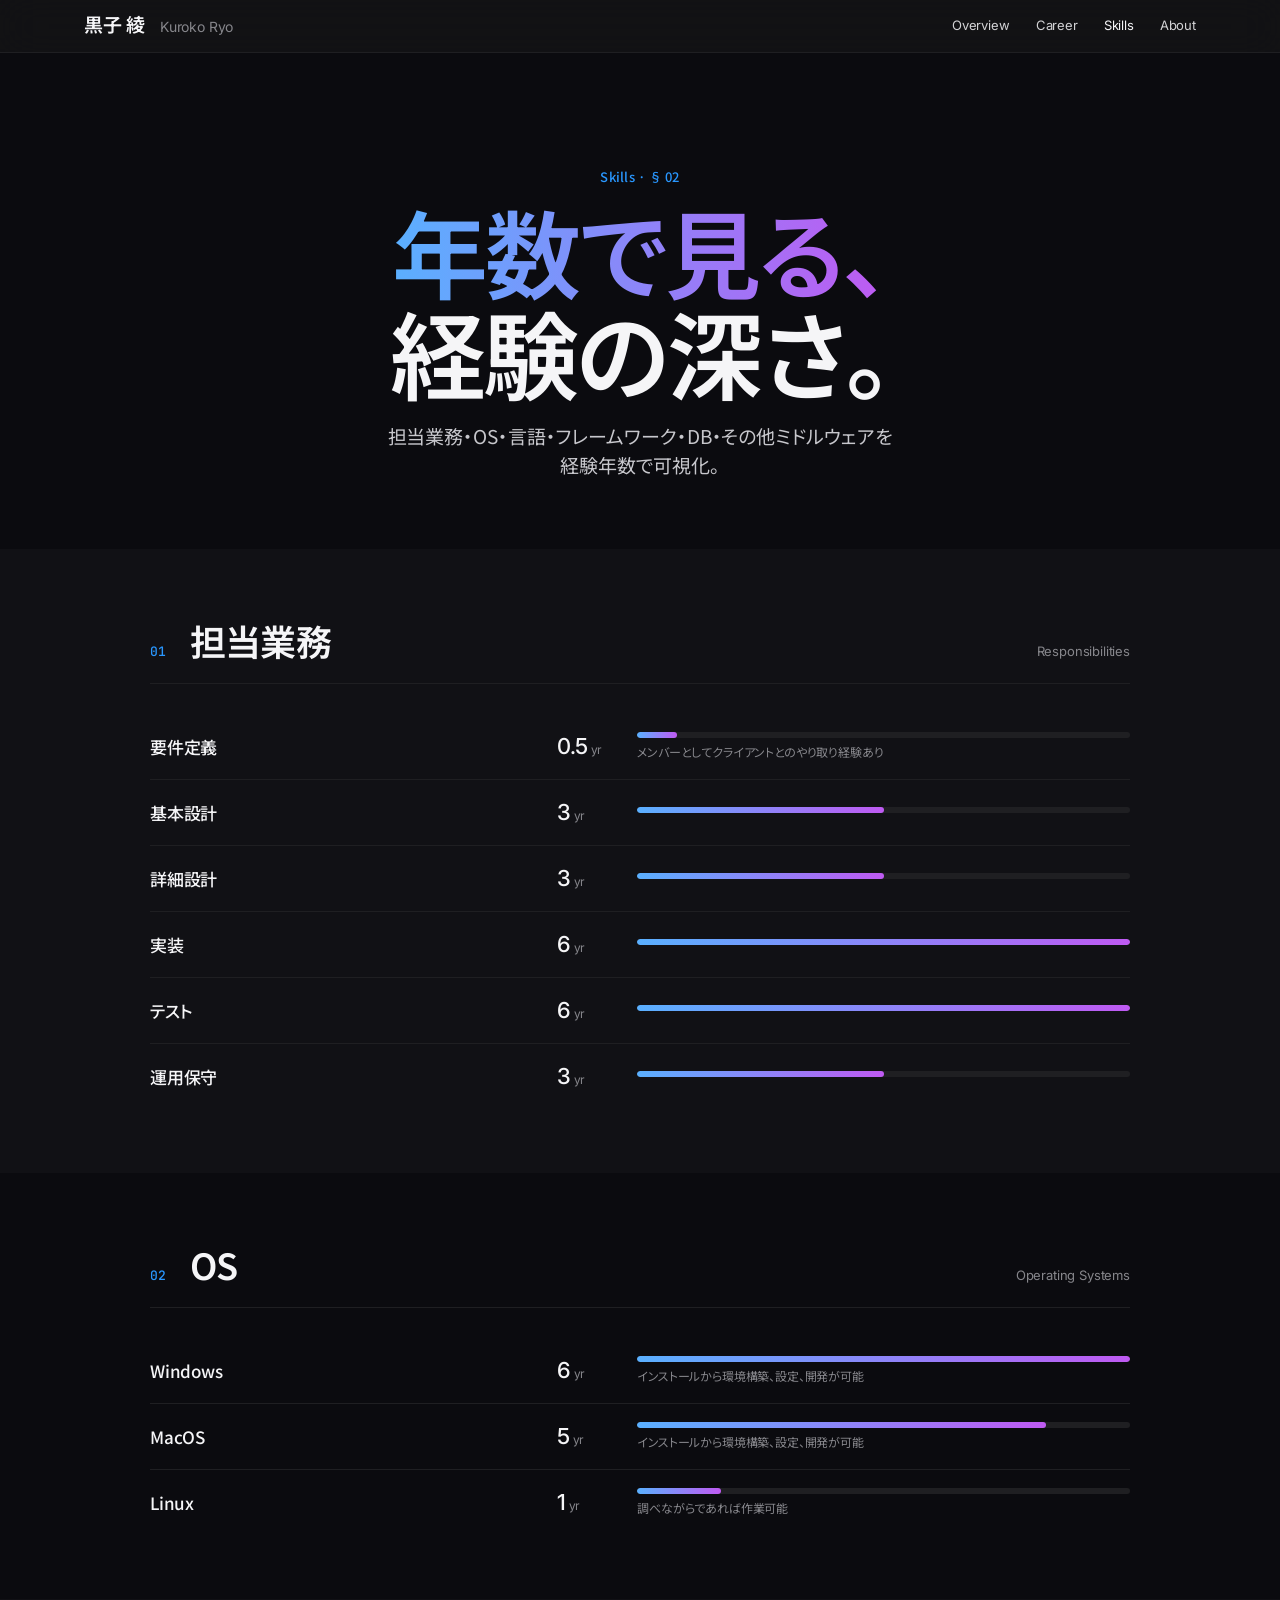
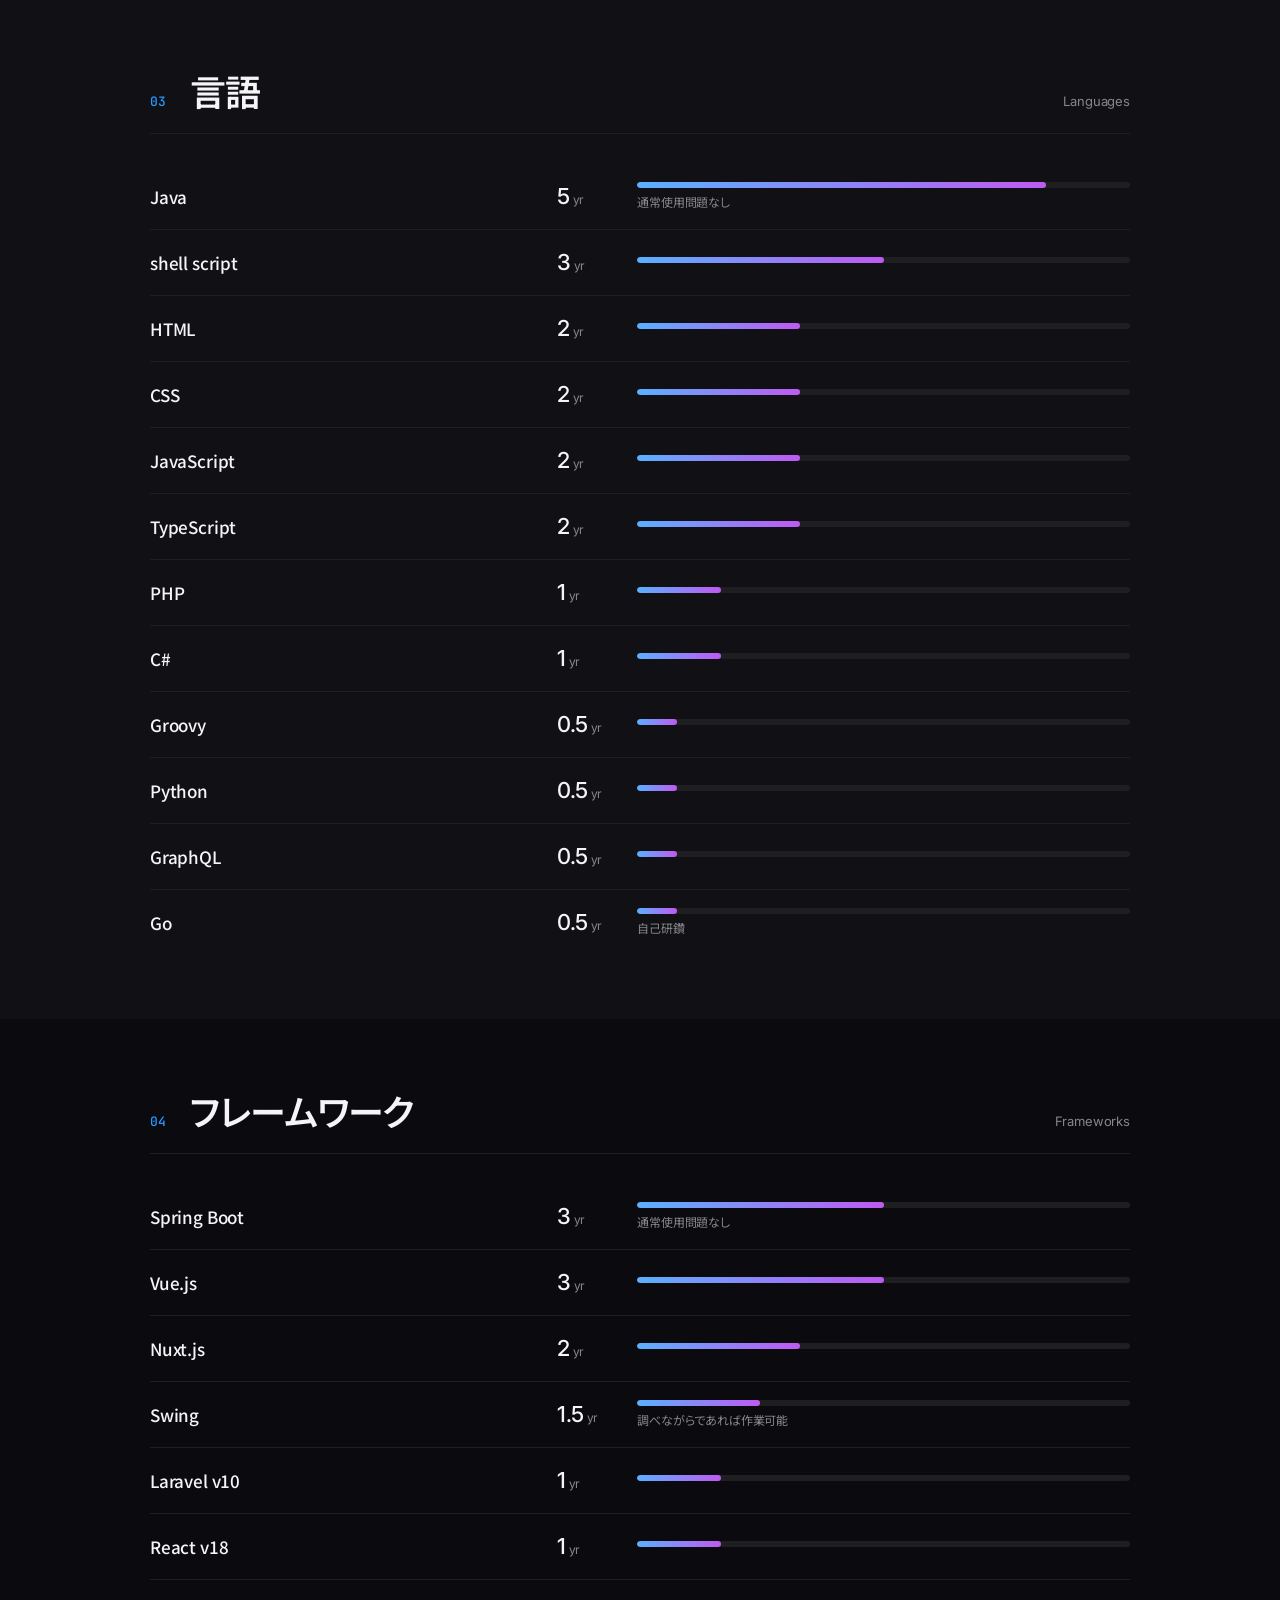
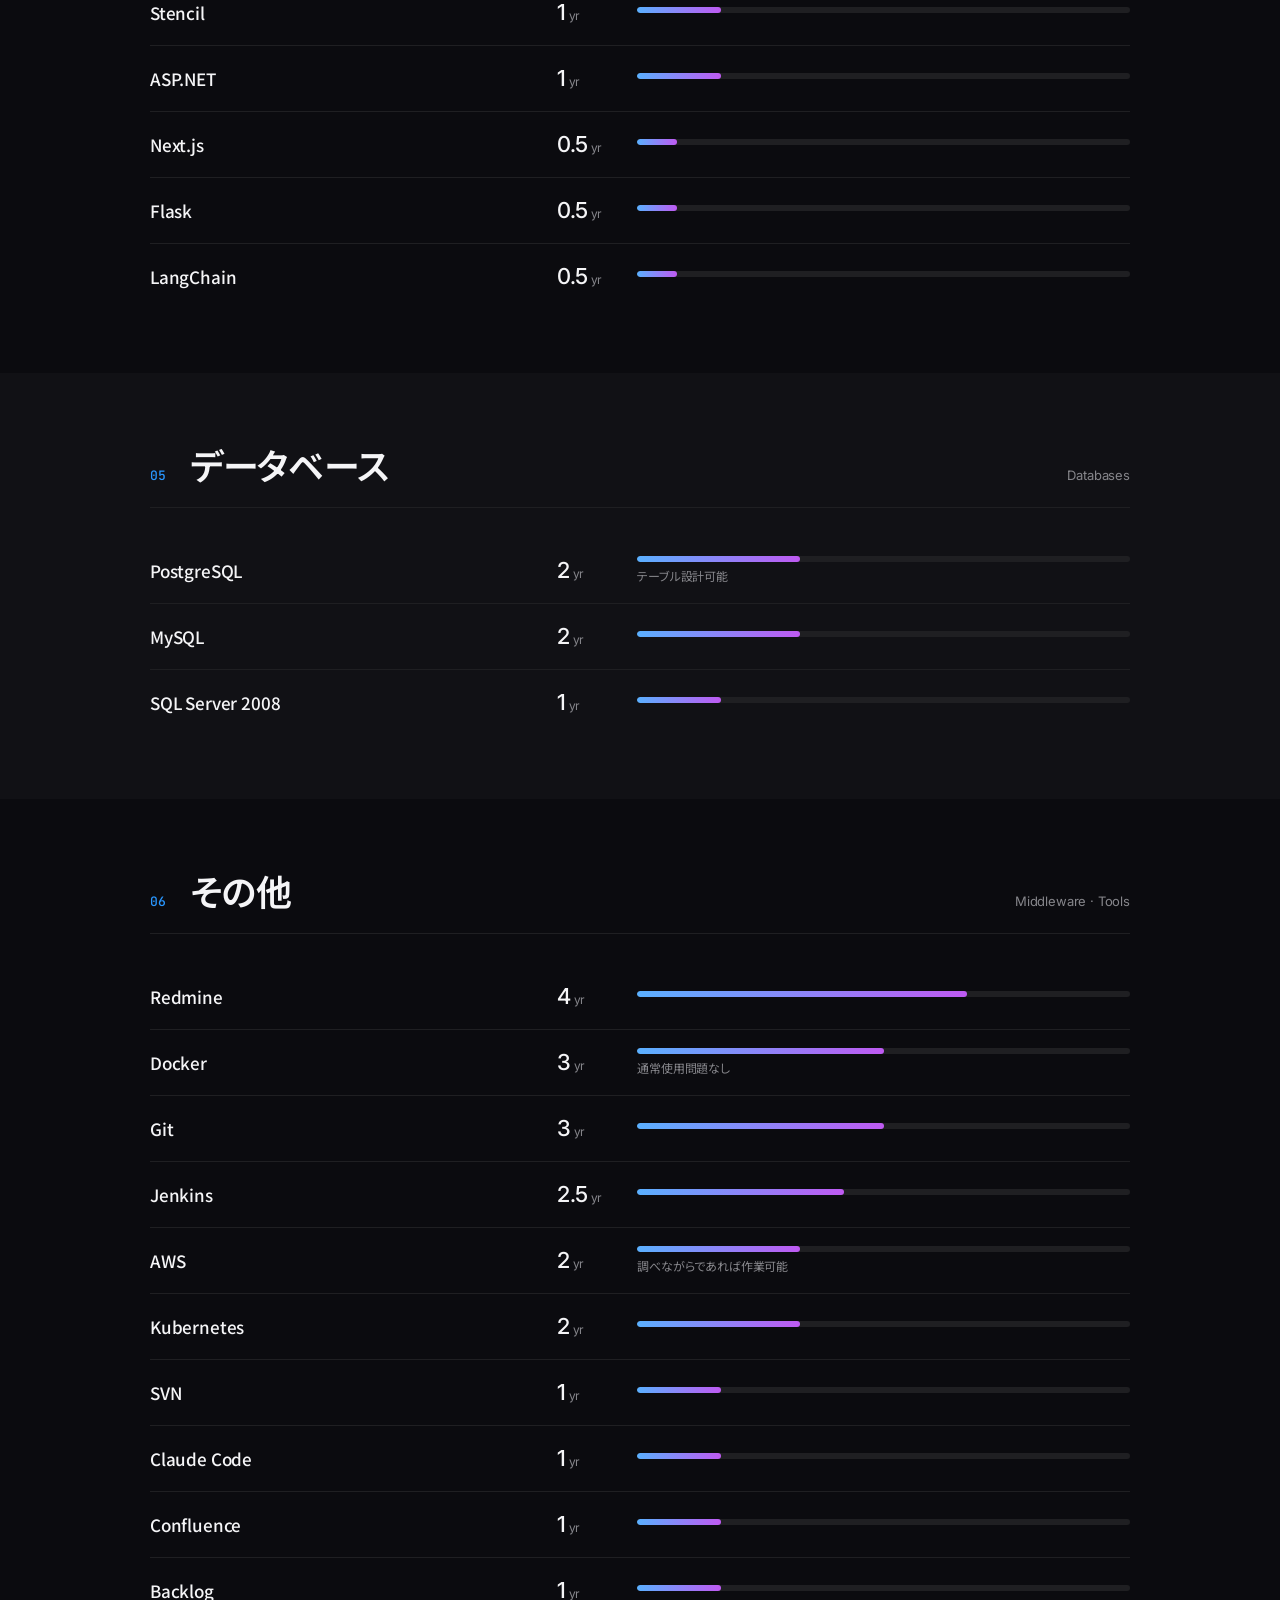
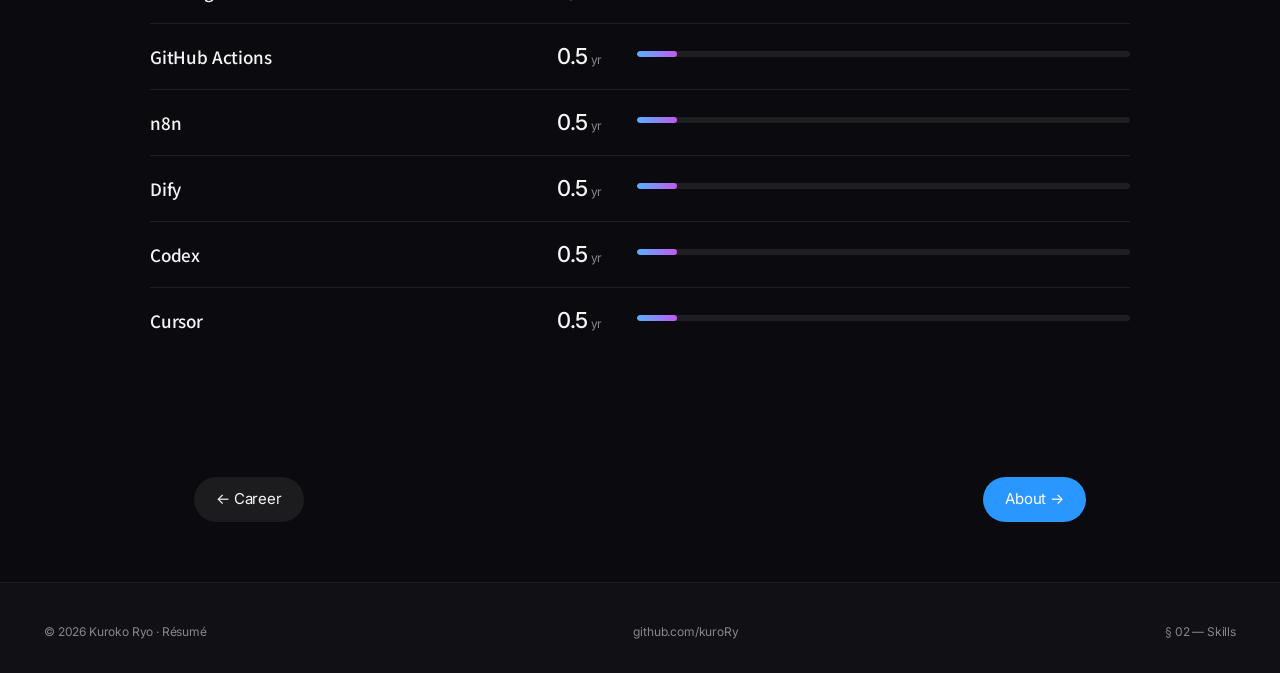
<file: skills.html>
<!doctype html>
<html lang="ja" data-palette="graphite">
<head>
<meta charset="utf-8">
<meta name="viewport" content="width=device-width,initial-scale=1">
<title>Skills — 黒子 綾 Kuroko Ryo</title>
<link rel="stylesheet" href="shared.css?v=3">
<style>
  .page-hero { padding: clamp(70px, 10vw, 110px) var(--gutter) clamp(40px, 6vw, 70px); text-align: center; }
  .page-hero h1 { margin: 14px 0 16px; }

  .skill-block {
    padding: clamp(40px, 5vw, 70px) var(--gutter);
  }
  .skill-block.grey { background: var(--bg-2); }

  .block-head {
    max-width: var(--maxw);
    margin: 0 auto 30px;
    display: flex;
    align-items: baseline;
    gap: 24px;
    padding-bottom: 16px;
    border-bottom: 1px solid var(--rule-soft);
  }
  .block-head .n {
    font-family: var(--f-mono);
    font-size: 13px;
    color: var(--accent);
    font-weight: 500;
  }
  .block-head h2 {
    margin: 0;
    font-size: clamp(26px, 3vw, 36px);
    font-weight: 600;
    letter-spacing: -0.02em;
  }
  .block-head .en {
    margin-left: auto;
    font-family: var(--f-ui);
    font-size: 13px;
    color: var(--ink-faint);
  }

  .skill-list {
    max-width: var(--maxw);
    margin: 0 auto;
  }
  .skill-row {
    display: grid;
    grid-template-columns: 1.1fr 60px 1.4fr;
    gap: 20px;
    align-items: center;
    padding: 16px 0;
    border-bottom: 1px solid var(--rule-soft);
  }
  .skill-row:last-child { border-bottom: 0; }
  .skill-row .name { font-size: 17px; font-weight: 500; letter-spacing: -0.01em; }
  .skill-row .yr {
    font-family: var(--f-ui);
    font-size: 22px;
    font-weight: 500;
    color: var(--ink);
    letter-spacing: -0.02em;
  }
  .skill-row .yr small { font-size: 12px; color: var(--ink-faint); font-weight: 400; margin-left: 3px; }
  .skill-row .bar-wrap {
    position: relative; height: 6px;
    background: var(--rule-soft);
    border-radius: 999px;
    overflow: hidden;
  }
  .skill-row .bar-fill {
    position: absolute; left: 0; top: 0; bottom: 0;
    background: linear-gradient(90deg, #0071e3, #5ab0ff);
    border-radius: 999px;
  }
  [data-palette="silver"] .skill-row .bar-fill { background: var(--ink); }
  [data-palette="graphite"] .skill-row .bar-fill { background: linear-gradient(90deg, #5ab0ff, #bf5af2); }
  .skill-row .note { font-family: var(--f-ui); font-size: 12px; color: var(--ink-faint); }
  .skill-row .bar-cell { display: flex; flex-direction: column; gap: 6px; }

  @media (max-width: 640px) {
    .skill-row { grid-template-columns: 1fr 60px; }
    .skill-row .bar-cell { grid-column: 1 / -1; }
  }

  .nav-btm {
    display: flex; justify-content: space-between; gap: 12px;
    max-width: var(--maxw); margin: 60px auto; padding: 0 var(--gutter);
    flex-wrap: wrap;
  }
</style>
</head>
<body>

<header class="nav">
  <div class="nav-inner">
    <div class="brand">黒子 綾 <span class="en">Kuroko Ryo</span></div>
    <ul>
      <li><a href="index.html">Overview</a></li>
      <li><a href="career.html">Career</a></li>
      <li><a href="skills.html">Skills</a></li>
      <li><a href="about.html">About</a></li>
    </ul>
  </div>
</header>

<main>

<section class="page-hero">
  <span class="eyebrow">Skills · § 02</span>
  <h1 class="display"><span class="gradient-text">年数で見る、</span><br>経験の深さ。</h1>
  <p class="body-lg" style="max-width:520px;margin:18px auto 0;">担当業務・OS・言語・フレームワーク・DB・その他ミドルウェアを経験年数で可視化。</p>
</section>

<section class="skill-block grey">
  <div class="block-head"><span class="n">01</span><h2>担当業務</h2><span class="en">Responsibilities</span></div>
  <div class="skill-list">
    <div class="skill-row"><div class="name">要件定義</div><div class="yr">0.5<small>yr</small></div><div class="bar-cell"><div class="bar-wrap"><div class="bar-fill" style="width:8%"></div></div><div class="note">メンバーとしてクライアントとのやり取り経験あり</div></div></div>
    <div class="skill-row"><div class="name">基本設計</div><div class="yr">3<small>yr</small></div><div class="bar-cell"><div class="bar-wrap"><div class="bar-fill" style="width:50%"></div></div><div class="note"></div></div></div>
    <div class="skill-row"><div class="name">詳細設計</div><div class="yr">3<small>yr</small></div><div class="bar-cell"><div class="bar-wrap"><div class="bar-fill" style="width:50%"></div></div><div class="note"></div></div></div>
    <div class="skill-row"><div class="name">実装</div><div class="yr">6<small>yr</small></div><div class="bar-cell"><div class="bar-wrap"><div class="bar-fill" style="width:100%"></div></div><div class="note"></div></div></div>
    <div class="skill-row"><div class="name">テスト</div><div class="yr">6<small>yr</small></div><div class="bar-cell"><div class="bar-wrap"><div class="bar-fill" style="width:100%"></div></div><div class="note"></div></div></div>
    <div class="skill-row"><div class="name">運用保守</div><div class="yr">3<small>yr</small></div><div class="bar-cell"><div class="bar-wrap"><div class="bar-fill" style="width:50%"></div></div><div class="note"></div></div></div>
  </div>
</section>

<section class="skill-block">
  <div class="block-head"><span class="n">02</span><h2>OS</h2><span class="en">Operating Systems</span></div>
  <div class="skill-list">
    <div class="skill-row"><div class="name">Windows</div><div class="yr">6<small>yr</small></div><div class="bar-cell"><div class="bar-wrap"><div class="bar-fill" style="width:100%"></div></div><div class="note">インストールから環境構築、設定、開発が可能</div></div></div>
    <div class="skill-row"><div class="name">MacOS</div><div class="yr">5<small>yr</small></div><div class="bar-cell"><div class="bar-wrap"><div class="bar-fill" style="width:83%"></div></div><div class="note">インストールから環境構築、設定、開発が可能</div></div></div>
    <div class="skill-row"><div class="name">Linux</div><div class="yr">1<small>yr</small></div><div class="bar-cell"><div class="bar-wrap"><div class="bar-fill" style="width:17%"></div></div><div class="note">調べながらであれば作業可能</div></div></div>
  </div>
</section>

<section class="skill-block grey">
  <div class="block-head"><span class="n">03</span><h2>言語</h2><span class="en">Languages</span></div>
  <div class="skill-list">
    <div class="skill-row"><div class="name">Java</div><div class="yr">5<small>yr</small></div><div class="bar-cell"><div class="bar-wrap"><div class="bar-fill" style="width:83%"></div></div><div class="note">通常使用問題なし</div></div></div>
    <div class="skill-row"><div class="name">shell script</div><div class="yr">3<small>yr</small></div><div class="bar-cell"><div class="bar-wrap"><div class="bar-fill" style="width:50%"></div></div><div class="note"></div></div></div>
    <div class="skill-row"><div class="name">HTML</div><div class="yr">2<small>yr</small></div><div class="bar-cell"><div class="bar-wrap"><div class="bar-fill" style="width:33%"></div></div><div class="note"></div></div></div>
    <div class="skill-row"><div class="name">CSS</div><div class="yr">2<small>yr</small></div><div class="bar-cell"><div class="bar-wrap"><div class="bar-fill" style="width:33%"></div></div><div class="note"></div></div></div>
    <div class="skill-row"><div class="name">JavaScript</div><div class="yr">2<small>yr</small></div><div class="bar-cell"><div class="bar-wrap"><div class="bar-fill" style="width:33%"></div></div><div class="note"></div></div></div>
    <div class="skill-row"><div class="name">TypeScript</div><div class="yr">2<small>yr</small></div><div class="bar-cell"><div class="bar-wrap"><div class="bar-fill" style="width:33%"></div></div><div class="note"></div></div></div>
    <div class="skill-row"><div class="name">PHP</div><div class="yr">1<small>yr</small></div><div class="bar-cell"><div class="bar-wrap"><div class="bar-fill" style="width:17%"></div></div><div class="note"></div></div></div>
    <div class="skill-row"><div class="name">C#</div><div class="yr">1<small>yr</small></div><div class="bar-cell"><div class="bar-wrap"><div class="bar-fill" style="width:17%"></div></div><div class="note"></div></div></div>
    <div class="skill-row"><div class="name">Groovy</div><div class="yr">0.5<small>yr</small></div><div class="bar-cell"><div class="bar-wrap"><div class="bar-fill" style="width:8%"></div></div><div class="note"></div></div></div>
    <div class="skill-row"><div class="name">Python</div><div class="yr">0.5<small>yr</small></div><div class="bar-cell"><div class="bar-wrap"><div class="bar-fill" style="width:8%"></div></div><div class="note"></div></div></div>
    <div class="skill-row"><div class="name">GraphQL</div><div class="yr">0.5<small>yr</small></div><div class="bar-cell"><div class="bar-wrap"><div class="bar-fill" style="width:8%"></div></div><div class="note"></div></div></div>
    <div class="skill-row"><div class="name">Go</div><div class="yr">0.5<small>yr</small></div><div class="bar-cell"><div class="bar-wrap"><div class="bar-fill" style="width:8%"></div></div><div class="note">自己研鑽</div></div></div>
  </div>
</section>

<section class="skill-block">
  <div class="block-head"><span class="n">04</span><h2>フレームワーク</h2><span class="en">Frameworks</span></div>
  <div class="skill-list">
    <div class="skill-row"><div class="name">Spring Boot</div><div class="yr">3<small>yr</small></div><div class="bar-cell"><div class="bar-wrap"><div class="bar-fill" style="width:50%"></div></div><div class="note">通常使用問題なし</div></div></div>
    <div class="skill-row"><div class="name">Vue.js</div><div class="yr">3<small>yr</small></div><div class="bar-cell"><div class="bar-wrap"><div class="bar-fill" style="width:50%"></div></div><div class="note"></div></div></div>
    <div class="skill-row"><div class="name">Nuxt.js</div><div class="yr">2<small>yr</small></div><div class="bar-cell"><div class="bar-wrap"><div class="bar-fill" style="width:33%"></div></div><div class="note"></div></div></div>
    <div class="skill-row"><div class="name">Swing</div><div class="yr">1.5<small>yr</small></div><div class="bar-cell"><div class="bar-wrap"><div class="bar-fill" style="width:25%"></div></div><div class="note">調べながらであれば作業可能</div></div></div>
    <div class="skill-row"><div class="name">Laravel v10</div><div class="yr">1<small>yr</small></div><div class="bar-cell"><div class="bar-wrap"><div class="bar-fill" style="width:17%"></div></div><div class="note"></div></div></div>
    <div class="skill-row"><div class="name">React v18</div><div class="yr">1<small>yr</small></div><div class="bar-cell"><div class="bar-wrap"><div class="bar-fill" style="width:17%"></div></div><div class="note"></div></div></div>
    <div class="skill-row"><div class="name">Stencil</div><div class="yr">1<small>yr</small></div><div class="bar-cell"><div class="bar-wrap"><div class="bar-fill" style="width:17%"></div></div><div class="note"></div></div></div>
    <div class="skill-row"><div class="name">ASP.NET</div><div class="yr">1<small>yr</small></div><div class="bar-cell"><div class="bar-wrap"><div class="bar-fill" style="width:17%"></div></div><div class="note"></div></div></div>
    <div class="skill-row"><div class="name">Next.js</div><div class="yr">0.5<small>yr</small></div><div class="bar-cell"><div class="bar-wrap"><div class="bar-fill" style="width:8%"></div></div><div class="note"></div></div></div>
    <div class="skill-row"><div class="name">Flask</div><div class="yr">0.5<small>yr</small></div><div class="bar-cell"><div class="bar-wrap"><div class="bar-fill" style="width:8%"></div></div><div class="note"></div></div></div>
    <div class="skill-row"><div class="name">LangChain</div><div class="yr">0.5<small>yr</small></div><div class="bar-cell"><div class="bar-wrap"><div class="bar-fill" style="width:8%"></div></div><div class="note"></div></div></div>
  </div>
</section>

<section class="skill-block grey">
  <div class="block-head"><span class="n">05</span><h2>データベース</h2><span class="en">Databases</span></div>
  <div class="skill-list">
    <div class="skill-row"><div class="name">PostgreSQL</div><div class="yr">2<small>yr</small></div><div class="bar-cell"><div class="bar-wrap"><div class="bar-fill" style="width:33%"></div></div><div class="note">テーブル設計可能</div></div></div>
    <div class="skill-row"><div class="name">MySQL</div><div class="yr">2<small>yr</small></div><div class="bar-cell"><div class="bar-wrap"><div class="bar-fill" style="width:33%"></div></div><div class="note"></div></div></div>
    <div class="skill-row"><div class="name">SQL Server 2008</div><div class="yr">1<small>yr</small></div><div class="bar-cell"><div class="bar-wrap"><div class="bar-fill" style="width:17%"></div></div><div class="note"></div></div></div>
  </div>
</section>

<section class="skill-block">
  <div class="block-head"><span class="n">06</span><h2>その他</h2><span class="en">Middleware · Tools</span></div>
  <div class="skill-list">
    <div class="skill-row"><div class="name">Redmine</div><div class="yr">4<small>yr</small></div><div class="bar-cell"><div class="bar-wrap"><div class="bar-fill" style="width:67%"></div></div><div class="note"></div></div></div>
    <div class="skill-row"><div class="name">Docker</div><div class="yr">3<small>yr</small></div><div class="bar-cell"><div class="bar-wrap"><div class="bar-fill" style="width:50%"></div></div><div class="note">通常使用問題なし</div></div></div>
    <div class="skill-row"><div class="name">Git</div><div class="yr">3<small>yr</small></div><div class="bar-cell"><div class="bar-wrap"><div class="bar-fill" style="width:50%"></div></div><div class="note"></div></div></div>
    <div class="skill-row"><div class="name">Jenkins</div><div class="yr">2.5<small>yr</small></div><div class="bar-cell"><div class="bar-wrap"><div class="bar-fill" style="width:42%"></div></div><div class="note"></div></div></div>
    <div class="skill-row"><div class="name">AWS</div><div class="yr">2<small>yr</small></div><div class="bar-cell"><div class="bar-wrap"><div class="bar-fill" style="width:33%"></div></div><div class="note">調べながらであれば作業可能</div></div></div>
    <div class="skill-row"><div class="name">Kubernetes</div><div class="yr">2<small>yr</small></div><div class="bar-cell"><div class="bar-wrap"><div class="bar-fill" style="width:33%"></div></div><div class="note"></div></div></div>
    <div class="skill-row"><div class="name">SVN</div><div class="yr">1<small>yr</small></div><div class="bar-cell"><div class="bar-wrap"><div class="bar-fill" style="width:17%"></div></div><div class="note"></div></div></div>
    <div class="skill-row"><div class="name">Claude Code</div><div class="yr">1<small>yr</small></div><div class="bar-cell"><div class="bar-wrap"><div class="bar-fill" style="width:17%"></div></div><div class="note"></div></div></div>
    <div class="skill-row"><div class="name">Confluence</div><div class="yr">1<small>yr</small></div><div class="bar-cell"><div class="bar-wrap"><div class="bar-fill" style="width:17%"></div></div><div class="note"></div></div></div>
    <div class="skill-row"><div class="name">Backlog</div><div class="yr">1<small>yr</small></div><div class="bar-cell"><div class="bar-wrap"><div class="bar-fill" style="width:17%"></div></div><div class="note"></div></div></div>
    <div class="skill-row"><div class="name">GitHub Actions</div><div class="yr">0.5<small>yr</small></div><div class="bar-cell"><div class="bar-wrap"><div class="bar-fill" style="width:8%"></div></div><div class="note"></div></div></div>
    <div class="skill-row"><div class="name">n8n</div><div class="yr">0.5<small>yr</small></div><div class="bar-cell"><div class="bar-wrap"><div class="bar-fill" style="width:8%"></div></div><div class="note"></div></div></div>
    <div class="skill-row"><div class="name">Dify</div><div class="yr">0.5<small>yr</small></div><div class="bar-cell"><div class="bar-wrap"><div class="bar-fill" style="width:8%"></div></div><div class="note"></div></div></div>
    <div class="skill-row"><div class="name">Codex</div><div class="yr">0.5<small>yr</small></div><div class="bar-cell"><div class="bar-wrap"><div class="bar-fill" style="width:8%"></div></div><div class="note"></div></div></div>
    <div class="skill-row"><div class="name">Cursor</div><div class="yr">0.5<small>yr</small></div><div class="bar-cell"><div class="bar-wrap"><div class="bar-fill" style="width:8%"></div></div><div class="note"></div></div></div>
  </div>
</section>

<nav class="nav-btm">
  <a class="btn secondary" href="career.html">← Career</a>
  <a class="btn" href="about.html">About →</a>
</nav>

</main>

<footer class="foot">
  <div class="foot-inner">
    <div>© 2026 Kuroko Ryo · Résumé</div>
    <div><a href="https://github.com/kuroRy" target="_blank" rel="noopener">github.com/kuroRy</a></div>
    <div>§ 02 — Skills</div>
  </div>
</footer>

<script src="shared.js?v=3"></script>
</body>
</html>
</file>
<file: shared.css>
/* Apple-inspired resume styles */

@import url('https://fonts.googleapis.com/css2?family=Inter:wght@300;400;500;600;700;800&family=Noto+Sans+JP:wght@300;400;500;600;700;800&family=JetBrains+Mono:wght@400;500&display=swap');

:root {
  /* Apple-ish palette */
  --bg: #ffffff;
  --bg-2: #f5f5f7;   /* Apple's classic off-white section bg */
  --bg-3: #fbfbfd;
  --surface: #ffffff;
  --ink: #1d1d1f;    /* Apple near-black */
  --ink-soft: #424245;
  --ink-faint: #86868b;
  --rule: #d2d2d7;
  --rule-soft: #e8e8ed;
  --accent: #0071e3;   /* Apple blue */
  --accent-hover: #0077ed;
  --success: #34c759;

  --f-ui: -apple-system, BlinkMacSystemFont, 'SF Pro Display', 'SF Pro Text', 'Inter', 'Noto Sans JP', system-ui, sans-serif;
  --f-jp: -apple-system, BlinkMacSystemFont, 'SF Pro JP', 'Hiragino Sans', 'Hiragino Kaku Gothic ProN', 'Noto Sans JP', 'Inter', sans-serif;
  --f-mono: 'SF Mono', 'JetBrains Mono', ui-monospace, monospace;

  --maxw: 980px;
  --maxw-wide: 1200px;
  --gutter: clamp(22px, 5vw, 44px);

  --radius-sm: 10px;
  --radius: 18px;
  --radius-lg: 28px;
  --radius-xl: 44px;
}

[data-palette="graphite"] {
  --bg: #0b0b0f;
  --bg-2: #111115;
  --bg-3: #161619;
  --surface: #1c1c1f;
  --ink: #f5f5f7;
  --ink-soft: #c7c7cc;
  --ink-faint: #86868b;
  --rule: #2a2a2e;
  --rule-soft: #1f1f22;
  --accent: #2997ff;
  --accent-hover: #5ab0ff;
}
[data-palette="silver"] {
  --bg: #f5f5f7;
  --bg-2: #ffffff;
  --bg-3: #ebebf0;
  --surface: #ffffff;
  --ink: #1d1d1f;
  --accent: #1d1d1f;
  --accent-hover: #424245;
}

[data-type="rounded"] {
  --f-ui: ui-rounded, -apple-system, 'SF Pro Rounded', 'Inter', 'Noto Sans JP', system-ui, sans-serif;
  --f-jp: ui-rounded, -apple-system, 'SF Pro Rounded', 'Hiragino Maru Gothic ProN', 'Noto Sans JP', sans-serif;
}
[data-type="serif"] {
  --f-ui: 'New York', 'Times New Roman', 'Hiragino Mincho ProN', 'Noto Serif JP', serif;
  --f-jp: 'Hiragino Mincho ProN', 'Yu Mincho', 'Noto Serif JP', serif;
}

* { box-sizing: border-box; }
html, body { margin: 0; padding: 0; }
html { scroll-behavior: smooth; }
body {
  background: var(--bg);
  color: var(--ink);
  font-family: var(--f-jp);
  font-weight: 400;
  line-height: 1.5;
  letter-spacing: -0.01em;
  -webkit-font-smoothing: antialiased;
  -moz-osx-font-smoothing: grayscale;
  font-feature-settings: "palt";
}
a { color: inherit; text-decoration: none; }
img { max-width: 100%; display: block; }

/* Apple-style type scale */
.display {
  font-size: clamp(44px, 7.5vw, 96px);
  font-weight: 600;
  line-height: 1.05;
  letter-spacing: -0.025em;
  text-wrap: balance;
}
.headline {
  font-size: clamp(32px, 4.5vw, 56px);
  font-weight: 600;
  line-height: 1.1;
  letter-spacing: -0.02em;
  text-wrap: balance;
}
.title {
  font-size: clamp(24px, 3vw, 36px);
  font-weight: 600;
  line-height: 1.2;
  letter-spacing: -0.015em;
}
.subhead {
  font-size: clamp(19px, 2vw, 24px);
  font-weight: 500;
  line-height: 1.4;
  letter-spacing: -0.01em;
  color: var(--ink-soft);
}
.body-lg {
  font-size: 19px;
  line-height: 1.55;
  letter-spacing: -0.005em;
  color: var(--ink-soft);
}
.body {
  font-size: 17px;
  line-height: 1.5;
  color: var(--ink-soft);
}
.caption {
  font-size: 13px;
  line-height: 1.4;
  color: var(--ink-faint);
  letter-spacing: 0;
}
.eyebrow {
  font-size: 13px;
  letter-spacing: 0.02em;
  color: var(--accent);
  font-weight: 500;
}

/* ---------- Nav (Apple-style sticky, centered) ---------- */
.nav {
  position: sticky; top: 0; z-index: 100;
  background: rgba(255,255,255,0.72);
  -webkit-backdrop-filter: saturate(180%) blur(20px);
  backdrop-filter: saturate(180%) blur(20px);
  border-bottom: 1px solid var(--rule-soft);
}
[data-palette="graphite"] .nav { background: rgba(22,22,23,0.72); }
[data-palette="silver"] .nav { background: rgba(245,245,247,0.78); }

.nav-inner {
  max-width: var(--maxw-wide);
  margin: 0 auto;
  padding: 0 var(--gutter);
  height: 52px;
  display: flex;
  align-items: center;
  justify-content: space-between;
  font-family: var(--f-ui);
}
.nav .brand {
  font-size: 19px;
  font-weight: 600;
  letter-spacing: -0.01em;
}
.nav .brand .en {
  color: var(--ink-faint);
  font-weight: 400;
  margin-left: 10px;
  font-size: 14px;
}
.nav ul {
  display: flex; gap: 26px;
  list-style: none; margin: 0; padding: 0;
  font-size: 13px;
  font-weight: 400;
}
.nav ul a {
  color: var(--ink);
  opacity: 0.85;
  transition: opacity 0.2s;
}
.nav ul a:hover { opacity: 1; }
.nav ul a.active { opacity: 1; }

@media (max-width: 640px) {
  .nav ul { gap: 16px; font-size: 12px; }
  .nav .brand .en { display: none; }
}

/* ---------- Section shell ---------- */
.section {
  padding: clamp(80px, 12vw, 140px) var(--gutter);
  text-align: center;
}
.section.tight { padding-top: 60px; padding-bottom: 60px; }
.section.left { text-align: left; }
.section-bg-grey { background: var(--bg-2); }
.section-bg-dark { background: var(--ink); color: var(--bg); }
.section-bg-dark .subhead, .section-bg-dark .body, .section-bg-dark .body-lg { color: rgba(255,255,255,0.72); }
.section-bg-dark .caption { color: rgba(255,255,255,0.5); }

.container {
  max-width: var(--maxw);
  margin: 0 auto;
}
.container-wide {
  max-width: var(--maxw-wide);
  margin: 0 auto;
}

/* ---------- Pill / button ---------- */
.pill {
  display: inline-flex;
  align-items: center;
  gap: 6px;
  padding: 7px 16px;
  border-radius: 999px;
  font-family: var(--f-ui);
  font-size: 13px;
  font-weight: 500;
  letter-spacing: 0;
  border: 1px solid var(--rule);
  color: var(--ink-soft);
  background: var(--surface);
}
.pill.accent {
  background: color-mix(in srgb, var(--accent) 12%, transparent);
  color: var(--accent);
  border-color: transparent;
}
.btn {
  display: inline-flex;
  align-items: center;
  gap: 6px;
  padding: 11px 22px;
  border-radius: 999px;
  font-family: var(--f-ui);
  font-size: 15px;
  font-weight: 400;
  background: var(--accent);
  color: #fff;
  transition: background 0.2s;
  border: 0;
  cursor: pointer;
}
.btn:hover { background: var(--accent-hover); }
.btn.ghost {
  background: transparent;
  color: var(--accent);
  padding: 11px 0;
}
.btn.ghost:hover { background: transparent; color: var(--accent-hover); }
.btn.secondary {
  background: var(--bg-2);
  color: var(--ink);
}
.btn.secondary:hover { background: var(--rule-soft); }
[data-palette="graphite"] .btn.secondary { background: var(--surface); color: var(--ink); }

.btn-row {
  display: flex;
  justify-content: center;
  gap: 12px;
  flex-wrap: wrap;
  margin-top: 28px;
}
.section.left .btn-row { justify-content: flex-start; }

/* ---------- Cards ---------- */
.card {
  background: var(--surface);
  border-radius: var(--radius-lg);
  padding: clamp(30px, 4vw, 48px);
  border: 1px solid var(--rule-soft);
  text-align: left;
  position: relative;
  overflow: hidden;
}
[data-palette="graphite"] .card { border-color: var(--rule); }
.card.bg-grey { background: var(--bg-2); }
.card.bg-ink { background: var(--ink); color: #fff; }
.card.bg-ink .body, .card.bg-ink .subhead, .card.bg-ink .caption { color: rgba(255,255,255,0.7); }

.card-grid {
  display: grid;
  gap: 16px;
}
.card-grid.g2 { grid-template-columns: repeat(2, 1fr); }
.card-grid.g3 { grid-template-columns: repeat(3, 1fr); }
@media (max-width: 900px) {
  .card-grid.g2, .card-grid.g3 { grid-template-columns: 1fr; }
}

/* ---------- Gradient accents (Apple-y) ---------- */
.gradient-text {
  background: linear-gradient(90deg, #0071e3 0%, #5ab0ff 50%, #bf5af2 100%);
  -webkit-background-clip: text;
  background-clip: text;
  color: transparent;
}
[data-palette="silver"] .gradient-text {
  background: linear-gradient(90deg, #1d1d1f, #86868b);
  -webkit-background-clip: text;
  background-clip: text;
  color: transparent;
}
[data-palette="graphite"] .gradient-text {
  background: linear-gradient(90deg, #5ab0ff, #bf5af2);
  -webkit-background-clip: text;
  background-clip: text;
  color: transparent;
}

.halo {
  position: absolute;
  inset: auto;
  width: 600px; height: 600px;
  border-radius: 50%;
  background: radial-gradient(closest-side, color-mix(in srgb, var(--accent) 22%, transparent), transparent);
  filter: blur(40px);
  pointer-events: none;
  z-index: 0;
}

/* ---------- Footer ---------- */
.foot {
  background: var(--bg-2);
  border-top: 1px solid var(--rule-soft);
  padding: 40px var(--gutter) 32px;
  font-family: var(--f-ui);
}
.foot-inner {
  max-width: var(--maxw-wide);
  margin: 0 auto;
  display: flex;
  justify-content: space-between;
  align-items: center;
  flex-wrap: wrap;
  gap: 14px;
  font-size: 12px;
  color: var(--ink-faint);
}
.foot a { color: var(--ink-faint); }
.foot a:hover { color: var(--ink); }

/* ---------- Tweaks panel ---------- */
.tweaks-panel {
  position: fixed;
  right: 20px; bottom: 20px;
  z-index: 200;
  width: 300px;
  background: color-mix(in srgb, var(--surface) 96%, transparent);
  -webkit-backdrop-filter: blur(20px);
  backdrop-filter: blur(20px);
  border: 1px solid var(--rule);
  border-radius: var(--radius);
  padding: 18px;
  font-family: var(--f-ui);
  font-size: 13px;
  display: none;
  box-shadow: 0 20px 60px rgba(0,0,0,0.15);
}
.tweaks-panel.open { display: block; }
.tweaks-panel h3 {
  margin: 0 0 14px;
  font-size: 14px;
  font-weight: 600;
  letter-spacing: -0.01em;
}
.tw-group { margin-bottom: 14px; }
.tw-group:last-child { margin-bottom: 0; }
.tw-label {
  font-size: 11px;
  color: var(--ink-faint);
  margin-bottom: 6px;
  font-weight: 500;
}
.tw-opts {
  display: flex; gap: 4px;
  background: var(--bg-2);
  padding: 3px;
  border-radius: 10px;
}
.tw-opt {
  flex: 1;
  padding: 7px 8px;
  border: 0;
  background: transparent;
  color: var(--ink-soft);
  font-family: var(--f-ui);
  font-size: 12px;
  font-weight: 500;
  cursor: pointer;
  border-radius: 8px;
  transition: all 0.2s;
}
.tw-opt:hover { color: var(--ink); }
.tw-opt.active {
  background: var(--surface);
  color: var(--ink);
  box-shadow: 0 1px 3px rgba(0,0,0,0.08);
}

@media print {
  .nav, .tweaks-panel, .foot { display: none !important; }
  .section { padding: 40px 24px; break-inside: avoid; }
}
</file>
